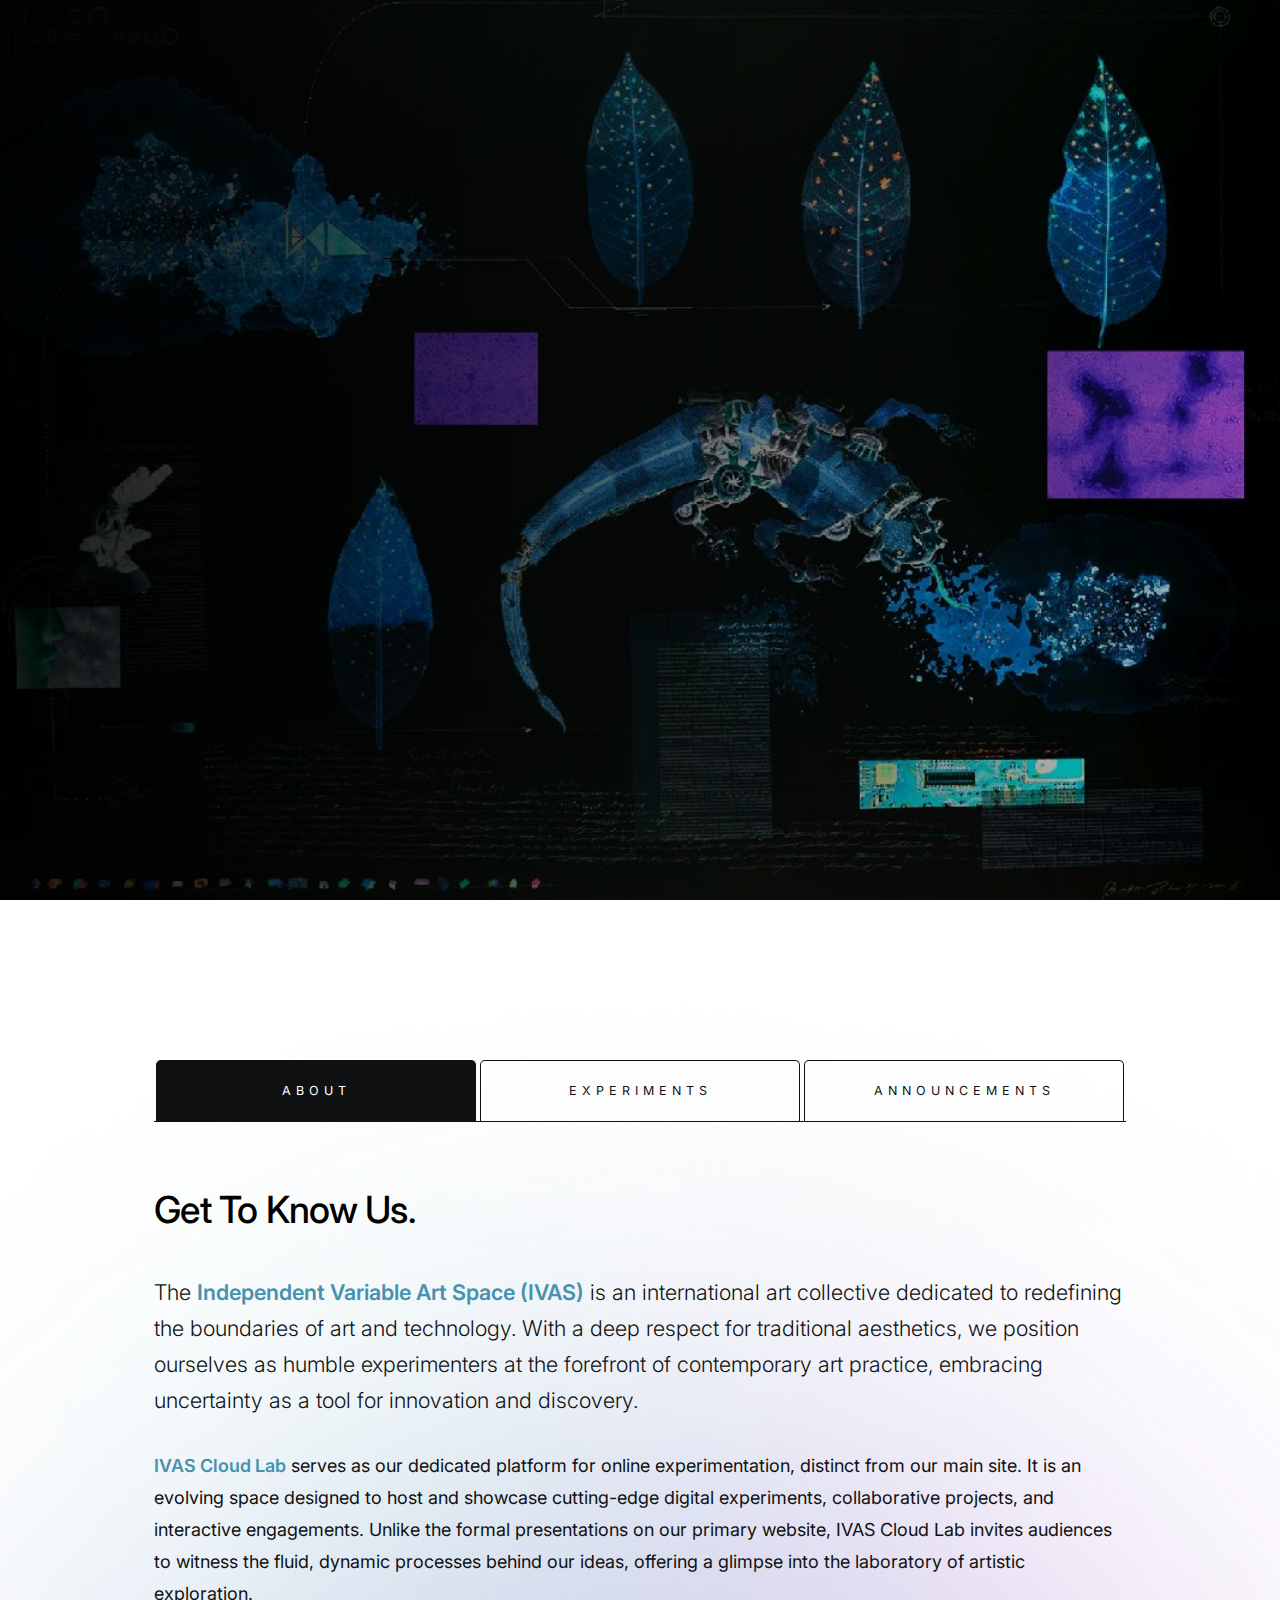
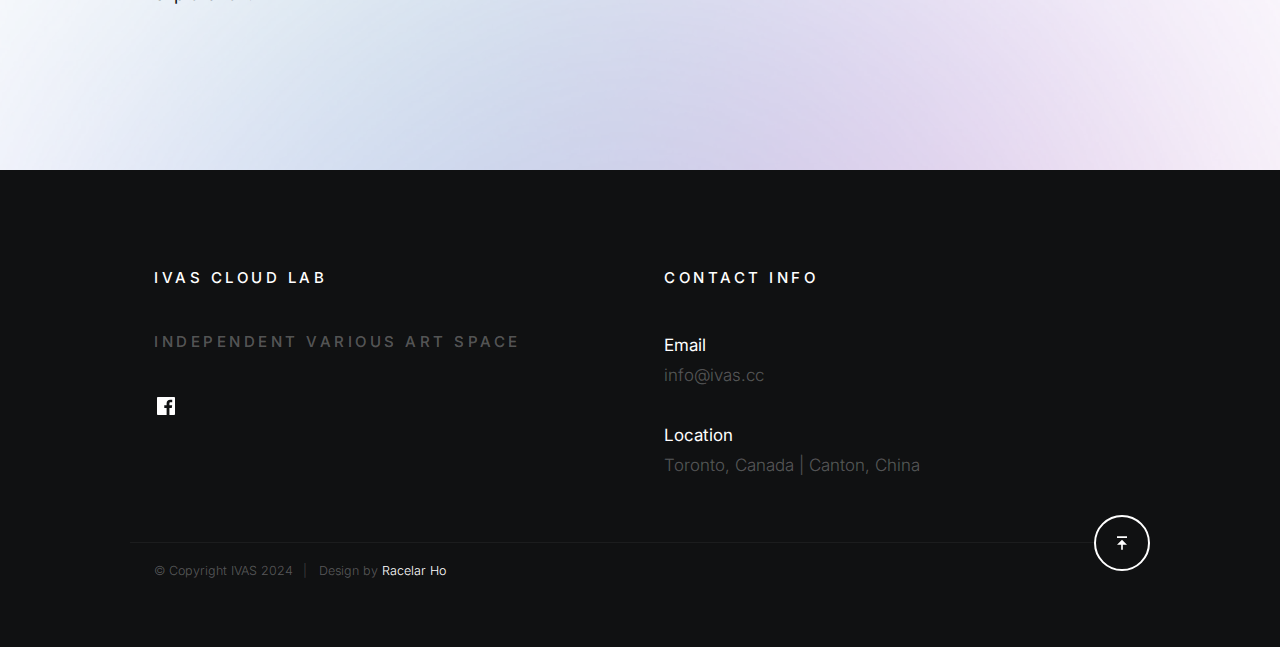
<file: index.html>
<!DOCTYPE html>
<html lang="en" class="no-js" >
<head>

    <!--- basic page needs
    ================================================== -->
    <meta charset="utf-8">
    <meta name="viewport" content="width=device-width, initial-scale=1">
    <title>IVAS Cloud Lab</title>
    
    <script>
        document.documentElement.classList.remove('no-js');
        document.documentElement.classList.add('js');
    </script>
    
    <!-- CSS
    ================================================== -->
    <link rel="stylesheet" href="css/vendor.css">
    <link rel="stylesheet" href="css/styles.css">
    
    <!-- favicons
    ================================================== -->
    <link rel="apple-touch-icon" sizes="180x180" href="apple-touch-icon.png">
    <link rel="icon" type="image/png" sizes="32x32" href="favicon-32x32.png">
    <link rel="icon" type="image/png" sizes="16x16" href="favicon-16x16.png">
    <link rel="manifest" href="site.webmanifest">

</head>

<body id="top">


    <!-- preloader
    ================================================== -->
    <div id="preloader">
        <div id="loader"></div>
    </div>


    <!-- page wrap
    ================================================== -->
    <div class="s-pagewrap">


        <!-- # header
        ================================================== -->
        <header class="s-header">
            <div class="row s-header__content">
    
                <div class="s-header__logo">
                    <a class="logo" href="https://ivas.cloud/">
                        <img src="images/logo.png" alt="Homepage">
                    </a>
                </div>
    
                <ul class="s-header__social">
                    <li>
                        <a href="https://www.facebook.com/ivartspaceo/">
                            <svg xmlns="http://www.w3.org/2000/svg" width="24" height="24" viewBox="0 0 24 24" style="fill:rgba(0, 0, 0, 1);transform:;-ms-filter:"><path d="M20,3H4C3.447,3,3,3.448,3,4v16c0,0.552,0.447,1,1,1h8.615v-6.96h-2.338v-2.725h2.338v-2c0-2.325,1.42-3.592,3.5-3.592 c0.699-0.002,1.399,0.034,2.095,0.107v2.42h-1.435c-1.128,0-1.348,0.538-1.348,1.325v1.735h2.697l-0.35,2.725h-2.348V21H20 c0.553,0,1-0.448,1-1V4C21,3.448,20.553,3,20,3z"></path></svg>
                            <span class="screen-reader-text">Facebook</span>
                        </a>
                    </li>
                    <!--<li>
                        <a href="">
                            <svg xmlns="http://www.w3.org/2000/svg" width="24" height="24" viewBox="0 0 24 24" style="fill:rgba(0, 0, 0, 1);transform:;-ms-filter:"><path d="M11.999,7.377c-2.554,0-4.623,2.07-4.623,4.623c0,2.554,2.069,4.624,4.623,4.624c2.552,0,4.623-2.07,4.623-4.624 C16.622,9.447,14.551,7.377,11.999,7.377L11.999,7.377z M11.999,15.004c-1.659,0-3.004-1.345-3.004-3.003 c0-1.659,1.345-3.003,3.004-3.003s3.002,1.344,3.002,3.003C15.001,13.659,13.658,15.004,11.999,15.004L11.999,15.004z"></path><circle cx="16.806" cy="7.207" r="1.078"></circle><path d="M20.533,6.111c-0.469-1.209-1.424-2.165-2.633-2.632c-0.699-0.263-1.438-0.404-2.186-0.42 c-0.963-0.042-1.268-0.054-3.71-0.054s-2.755,0-3.71,0.054C7.548,3.074,6.809,3.215,6.11,3.479C4.9,3.946,3.945,4.902,3.477,6.111 c-0.263,0.7-0.404,1.438-0.419,2.186c-0.043,0.962-0.056,1.267-0.056,3.71c0,2.442,0,2.753,0.056,3.71 c0.015,0.748,0.156,1.486,0.419,2.187c0.469,1.208,1.424,2.164,2.634,2.632c0.696,0.272,1.435,0.426,2.185,0.45 c0.963,0.042,1.268,0.055,3.71,0.055s2.755,0,3.71-0.055c0.747-0.015,1.486-0.157,2.186-0.419c1.209-0.469,2.164-1.424,2.633-2.633 c0.263-0.7,0.404-1.438,0.419-2.186c0.043-0.962,0.056-1.267,0.056-3.71s0-2.753-0.056-3.71C20.941,7.57,20.801,6.819,20.533,6.111z M19.315,15.643c-0.007,0.576-0.111,1.147-0.311,1.688c-0.305,0.787-0.926,1.409-1.712,1.711c-0.535,0.199-1.099,0.303-1.67,0.311 c-0.95,0.044-1.218,0.055-3.654,0.055c-2.438,0-2.687,0-3.655-0.055c-0.569-0.007-1.135-0.112-1.669-0.311 c-0.789-0.301-1.414-0.923-1.719-1.711c-0.196-0.534-0.302-1.099-0.311-1.669c-0.043-0.95-0.053-1.218-0.053-3.654 c0-2.437,0-2.686,0.053-3.655c0.007-0.576,0.111-1.146,0.311-1.687c0.305-0.789,0.93-1.41,1.719-1.712 c0.534-0.198,1.1-0.303,1.669-0.311c0.951-0.043,1.218-0.055,3.655-0.055c2.437,0,2.687,0,3.654,0.055 c0.571,0.007,1.135,0.112,1.67,0.311c0.786,0.303,1.407,0.925,1.712,1.712c0.196,0.534,0.302,1.099,0.311,1.669 c0.043,0.951,0.054,1.218,0.054,3.655c0,2.436,0,2.698-0.043,3.654H19.315z"></path></svg>
                            <span class="screen-reader-text">Instagram</span>
                        </a>
                    </li>-->
                </ul>
    
            </div> <!-- end s-header__content -->
        </header> <!-- end s-header -->


        <!-- # intro 
        ================================================== -->
        <section id="intro" class="s-intro">
    
            <div class="s-intro__bg "></div>
    
            <div class="row s-intro__content">
                <div class="column lg-12">
                    
                    <div class="counter">
                        <div class="counter__time">
                            <span class="ss-days">365</span>
                            <span>days</span>
                        </div>
                        <div class="counter__time">
                            <span class="ss-hours">01</span>
                            <span>hours</span>
                        </div>
                        <div class="counter__time minutes">
                            <span class="ss-minutes">01</span>
                            <span>mins</span>
                        </div>
                        <div class="counter__time">
                            <span class="ss-seconds">55</span>
                            <span>secs</span>
                        </div>
                    </div>  <!-- end counter -->
    
                    <div class="s-intro__content-bottom">
                        <h1 class="s-intro__content-title">Our site is launching soon.</h1>
                        <p>
                            IVAS Cloud Lab is an innovative and dynamic online platform designed to host cutting-edge digital experiments and collaborative art projects. Explore the future of creativity through our unique intersection of art, technology, and interactive engagement.
                        </p>
                    </div>
    
                </div>
    
                <div class="s-intro__scroll">
                    <p class="scroll-text">Scroll For More</p>
                    <a href="#info" class="smoothscroll">
                        <div class="mouse"></div>
                    </a>
                    <div class="end-top"></div>
                </div> <!-- end s-intro__scroll -->
    
            </div> <!-- intro__content -->
    
        </section> <!-- end s-intro -->


        <!-- # info
        ================================================== -->
        <section id="info" class="s-info">
    
            <div class="s-info__bg"></div>
    
            <div class="row">
                <div class="column lg-12">
    
                    <nav class="tab-nav">
                        <ul class="tab-nav__list"> 
                            <li class="active" data-id="tab-about">
                                <a href="#tab-about">
                                    About
                                </a>
                            </li>
                            <li>
                                <a href="#tab-services">
                                    Experiments
                                </a>
                            </li>
                            <li>
                                <a href="#tab-contact">
                                    Announcements
                                </a>
                            </li>
                        </ul>
                    </nav> <!-- end tab-nav -->
        
                    <div class="tab-content">
        
                        <!-- 01 - tab about -->
                        <div id="tab-about" class='tab-content__item'>
        
                            <div class="row tab-content__item-header">
                                <div class="column">
                                    <h2>Get To Know Us.</h2>
                                </div>
                            </div>
        
                            <div class="row">
                                <div class="column">
                                    <p class="lead">
                                        The <strong><a href="https://www.ivas.cc" target="_blank" >Independent Variable Art Space (IVAS)</a></strong> is an international art collective dedicated to redefining the boundaries of art and technology. With a deep respect for traditional aesthetics, we position ourselves as humble experimenters at the forefront of contemporary art practice, embracing uncertainty as a tool for innovation and discovery.
                                    </p>
        
                                    <p>
                                        <strong><a href="https://www.ivas.cloud" target="_blank" >IVAS Cloud Lab</a></strong> serves as our dedicated platform for online experimentation, distinct from our main site. It is an evolving space designed to host and showcase cutting-edge digital experiments, collaborative projects, and interactive engagements. Unlike the formal presentations on our primary website, IVAS Cloud Lab invites audiences to witness the fluid, dynamic processes behind our ideas, offering a glimpse into the laboratory of artistic exploration.
                                    </p>

                                </div>
                            </div>
                            
                        </div> <!-- end 01 - tab about -->

                        <!-- 02 - tab services -->
                        <div id="tab-services" class='tab-content__item'>

                            <div class="row tab-content__item-header">
                                <div class="column">
                                    <h2>Ongoing Experiments</h2>
                                </div>
                            </div>

                            <div class="row">
                                <div class="column">
                                    <p class="lead">
                                        IVAS is proud to showcase our current innovative experimental projects, highlighting the intersection of art, technology, and collaboration.
                                    </p>
                                </div>
                            </div>

                            <div class="row services-list block-lg-one-half block-md-one-half block-tab-whole">

                                <div class="column services-list__item">
                                    <div class="services-list__item-icon">
                                        <svg xmlns="http://www.w3.org/2000/svg" width="24" height="24" viewBox="0 0 24 24" style="fill:rgba(0, 0, 0, 1);transform:;-ms-filter:"><path d="M12,6c-3.309,0-6,2.691-6,6s2.691,6,6,6s6-2.691,6-6S15.309,6,12,6z M12,16c-2.206,0-4-1.794-4-4s1.794-4,4-4s4,1.794,4,4 S14.206,16,12,16z"></path><path d="M12,2C6.579,2,2,6.579,2,12s4.579,10,10,10s10-4.579,10-10S17.421,2,12,2z M12,20c-4.337,0-8-3.663-8-8s3.663-8,8-8 s8,3.663,8,8S16.337,20,12,20z"></path><path d="M12,10c-1.081,0-2,0.919-2,2s0.919,2,2,2s2-0.919,2-2S13.081,10,12,10z"></path></svg>
                                    </div>
                                    <div class="services-list__item-content">
                                        <h4 class="item-title">Post-Bits Human Archaeological Site</h4>
                                        <p>
                                            Exploring multi-dimensional spatial interactions, this project reinterprets ancient human presence through digital media and audience engagement.
                                            <br><span style="font-size: calc(var(--text-size) - 2px);"><strong>Version:</strong> 1</span>
                                            <br><span style="font-size: calc(var(--text-size) - 2px);"><strong>Started:</strong> October 2024</span>
                                            <br><span style="font-size: calc(var(--text-size) - 2px);"><strong>Updated:</strong> January 2025</span>
                                        </p>
                                    </div>
                                </div>

                                <div class="column services-list__item">
                                    <div class="services-list__item-icon">
                                        <svg xmlns="http://www.w3.org/2000/svg" width="24" height="24" viewBox="0 0 24 24" style="fill:rgba(0, 0, 0, 1);transform:;-ms-filter:"><path d="M18.277,8C18.624,8.596,19.262,9,20,9c1.104,0,2-0.896,2-2s-0.896-2-2-2c-0.738,0-1.376,0.404-1.723,1H16V4 c0-0.553-0.447-1-1-1H9C8.448,3,8,3.447,8,4v2H5.723C5.376,5.404,4.738,5,4,5C2.896,5,2,5.896,2,7s0.896,2,2,2 c0.738,0,1.376-0.404,1.723-1H8v0.369C5.133,9.84,4.318,12.534,4.091,14H3c-0.552,0-1,0.447-1,1v4c0,0.553,0.448,1,1,1h4 c0.552,0,1-0.447,1-1v-4c0-0.553-0.448-1-1-1H6.123c0.197-0.959,0.718-2.406,2.085-3.418C8.391,10.829,8.669,11,9,11h6 c0.331,0,0.61-0.171,0.792-0.419c1.373,1.013,1.895,2.458,2.089,3.419H17c-0.553,0-1,0.447-1,1v4c0,0.553,0.447,1,1,1h4 c0.553,0,1-0.447,1-1v-4c0-0.553-0.447-1-1-1h-1.092C19.681,12.534,18.866,9.839,16,8.368V8H18.277z"></path></svg>
                                    </div>
                                    <div class="services-list__item-content">
                                        <h4 class="item-title">Post-Lingnan School of Painting</h4>
                                        <p>
                                            Using AI models, this experiment revitalizes traditional Lingnan School painting techniques, fusing historical art with modern technology.
                                            <br><span style="font-size: calc(var(--text-size) - 2px);"><strong>Version:</strong> 2</span>
                                            <br><span style="font-size: calc(var(--text-size) - 2px);"><strong>Started:</strong> December 2024</span>
                                            <br><span style="font-size: calc(var(--text-size) - 2px);"><strong>Updated:</strong> January 2025</span>
                                        </p>
                                    </div>
                                </div>

                            </div> <!-- end services-list -->

                        </div> <!-- end 02 - tab services -->
                            
                        </div> <!-- end 02 - tab services -->
        
                        <!-- 03 - tab contact -->
                        <div id="tab-contact" class="tab-content__item">
                            <div class="row tab-content__item-header">
                                <div class="column">
                                    <!--<h2>Official Statement from IVAS</h2>-->
                                </div>
                            </div>
                                    <!-- Announcement 1 -->
                            <div class="row">
                                <div class="column">
                                    <p class="lead">
                                        <strong>Date:</strong> 1st October 2024<br>
                                        Due to the illegal appropriation of artworks and digital files by Sarah Vollmer, IVAS has decided to terminate all collaborations with her effective immediately. <a href="https://www.ivas.studio/" target="_blank">The previous website</a> and email are discontinued. Our official website is now <a href="https://www.ivas.cc" target="_blank">https://www.ivas.cc</a>, and we can be reached at <a href="mailto:info@ivas.cc">info@ivas.cc</a>.
                                    </p>
                                </div>
                            </div>
                                    <!--<hr>-->

                                   <!-- Announcement 2 -->
                                    <!--<h3>Ongoing Experiments</h3>
                                    <p class="lead">
                                        IVAS is excited to share updates on two ongoing experimental projects as part of our "Post-Bits Human Universe" art series.
                                    </p>
                                    <p>
                                        1. <strong>Pre-Human Archaeological Site #1</strong>: This experiment explores multi-dimensional spatial interaction and engages audiences in a dynamic reinterpretation of ancient human presence through digital media.
                                    </p>
                                    <p>
                                        2. <strong>Post-Lingnan School of Painting</strong>: Our team is actively training AI models to reinterpret and reimagine traditional Lingnan School painting techniques. This experiment aims to bridge the gap between historical artistic traditions and cutting-edge technology, presenting a fresh perspective on the role of AI in the arts.
                                    </p>
                                    <p>
                                        Stay tuned for more details as these experiments evolve and push the boundaries of artistic exploration.
                                    </p> -->
                                </div>
                            </div>
                        </div><!-- end 03 - tab contact -->
        
                    </div> <!-- end tab content -->
    
                </div> <!-- end column -->
            </div> <!-- end row -->
    
        </section> <!-- end s-info -->


        <!-- # footer
        ================================================== -->
        <footer class="s-footer">
    
            <div class="row s-footer__top">
    
                <div class="column lg-6 stack-on-700 s-footer__block s-footer__info">
    
                    <h4 class="h6">IVAS Cloud Lab</h4>
                    <h4 class="h6"><a href="https://www.ivas.cc/" >Independent Various Art Space</a></h4>
                    
                    <p class="desc">

                    </p>
    
                    <ul class="s-footer__social">
                        <li>
                            <a href="https://www.facebook.com/ivartspaceo/">
                                <svg xmlns="http://www.w3.org/2000/svg" width="24" height="24" viewBox="0 0 24 24" style="fill:rgba(0, 0, 0, 1);transform:;-ms-filter:"><path d="M20,3H4C3.447,3,3,3.448,3,4v16c0,0.552,0.447,1,1,1h8.615v-6.96h-2.338v-2.725h2.338v-2c0-2.325,1.42-3.592,3.5-3.592 c0.699-0.002,1.399,0.034,2.095,0.107v2.42h-1.435c-1.128,0-1.348,0.538-1.348,1.325v1.735h2.697l-0.35,2.725h-2.348V21H20 c0.553,0,1-0.448,1-1V4C21,3.448,20.553,3,20,3z"></path></svg>
                                <span class="screen-reader-text">Facebook</span>
                            </a>
                        </li>
                        <!--<li>
                            <a href="">
                                <svg xmlns="http://www.w3.org/2000/svg" width="24" height="24" viewBox="0 0 24 24" style="fill:rgba(0, 0, 0, 1);transform:;-ms-filter:"><path d="M11.999,7.377c-2.554,0-4.623,2.07-4.623,4.623c0,2.554,2.069,4.624,4.623,4.624c2.552,0,4.623-2.07,4.623-4.624 C16.622,9.447,14.551,7.377,11.999,7.377L11.999,7.377z M11.999,15.004c-1.659,0-3.004-1.345-3.004-3.003 c0-1.659,1.345-3.003,3.004-3.003s3.002,1.344,3.002,3.003C15.001,13.659,13.658,15.004,11.999,15.004L11.999,15.004z"></path><circle cx="16.806" cy="7.207" r="1.078"></circle><path d="M20.533,6.111c-0.469-1.209-1.424-2.165-2.633-2.632c-0.699-0.263-1.438-0.404-2.186-0.42 c-0.963-0.042-1.268-0.054-3.71-0.054s-2.755,0-3.71,0.054C7.548,3.074,6.809,3.215,6.11,3.479C4.9,3.946,3.945,4.902,3.477,6.111 c-0.263,0.7-0.404,1.438-0.419,2.186c-0.043,0.962-0.056,1.267-0.056,3.71c0,2.442,0,2.753,0.056,3.71 c0.015,0.748,0.156,1.486,0.419,2.187c0.469,1.208,1.424,2.164,2.634,2.632c0.696,0.272,1.435,0.426,2.185,0.45 c0.963,0.042,1.268,0.055,3.71,0.055s2.755,0,3.71-0.055c0.747-0.015,1.486-0.157,2.186-0.419c1.209-0.469,2.164-1.424,2.633-2.633 c0.263-0.7,0.404-1.438,0.419-2.186c0.043-0.962,0.056-1.267,0.056-3.71s0-2.753-0.056-3.71C20.941,7.57,20.801,6.819,20.533,6.111z M19.315,15.643c-0.007,0.576-0.111,1.147-0.311,1.688c-0.305,0.787-0.926,1.409-1.712,1.711c-0.535,0.199-1.099,0.303-1.67,0.311 c-0.95,0.044-1.218,0.055-3.654,0.055c-2.438,0-2.687,0-3.655-0.055c-0.569-0.007-1.135-0.112-1.669-0.311 c-0.789-0.301-1.414-0.923-1.719-1.711c-0.196-0.534-0.302-1.099-0.311-1.669c-0.043-0.95-0.053-1.218-0.053-3.654 c0-2.437,0-2.686,0.053-3.655c0.007-0.576,0.111-1.146,0.311-1.687c0.305-0.789,0.93-1.41,1.719-1.712 c0.534-0.198,1.1-0.303,1.669-0.311c0.951-0.043,1.218-0.055,3.655-0.055c2.437,0,2.687,0,3.654,0.055 c0.571,0.007,1.135,0.112,1.67,0.311c0.786,0.303,1.407,0.925,1.712,1.712c0.196,0.534,0.302,1.099,0.311,1.669 c0.043,0.951,0.054,1.218,0.054,3.655c0,2.436,0,2.698-0.043,3.654H19.315z"></path></svg>
                                <span class="screen-reader-text">Instagram</span>-->
                    </ul>
    
                </div> <!-- end s-footer__info -->
    
                <div class="column lg-6 stack-on-700 s-footer__block s-footer__contact">
    
                    <h4 class="h6">Contact Info</h4>
    
                    <div class="row">
                        <div class="column lg-6 stack-on-1000">
                            <p>
                            <strong>Email</strong> <br>
                            <a href="mailto:#0" >info@ivas.cc</a>
                            </p>
                        </div>
                    </div>
    
                    <p>
                    <strong>Location</strong> <br>
                    Toronto, Canada | Canton, China<br>
                    </p>
    
                </div> <!-- end s-footer__contact -->
    
            </div> <!-- end s-footer__top -->
    
            <div class="row s-footer__bottom">
                <div class="column lg-12">
                    <div class="ss-copyright">
                        <span>© Copyright IVAS 2024</span>
                        <span>Design by <a href="https://www.racelarho.com">Racelar Ho</a></span>
                    </div>
                </div>
    
                <div class="ss-go-top">
                    <a class="smoothscroll" title="Back to Top" href="#top">
                        <svg xmlns="http://www.w3.org/2000/svg" width="24" height="24" viewBox="0 0 24 24" style="fill:rgba(0, 0, 0, 1);transform:;-ms-filter:"><path d="M6 4H18V6H6zM11 14L11 20 13 20 13 14 18 14 12 8 6 14z"></path></svg>
                     </a>
                </div>
            </div> <!--end s-footer__bottom -->
    
        </footer> <!--end s-footer -->
    
    </div> <!-- end pagewrap -->


    <!-- Java Script
    ================================================== -->
    <script src="js/plugins.js"></script>
    <script src="js/main.js"></script>

</body>
</html>
</file>
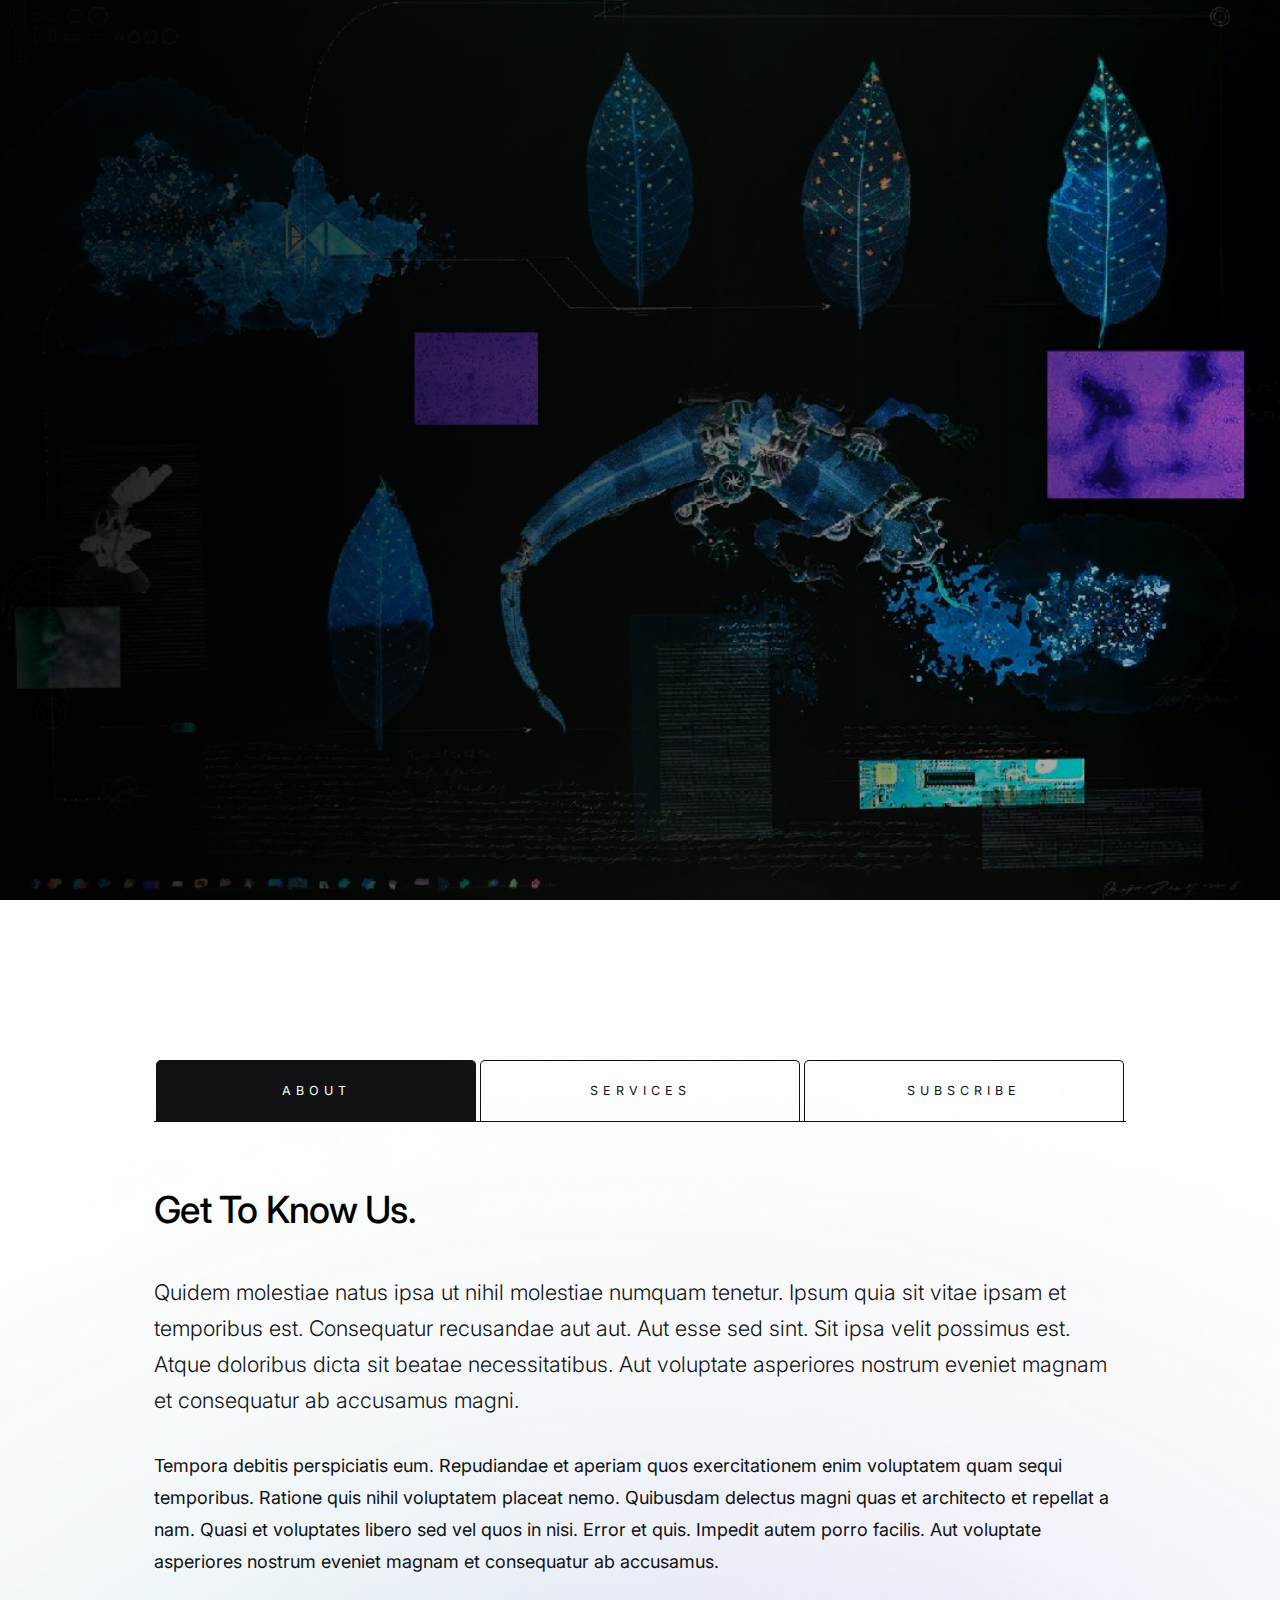
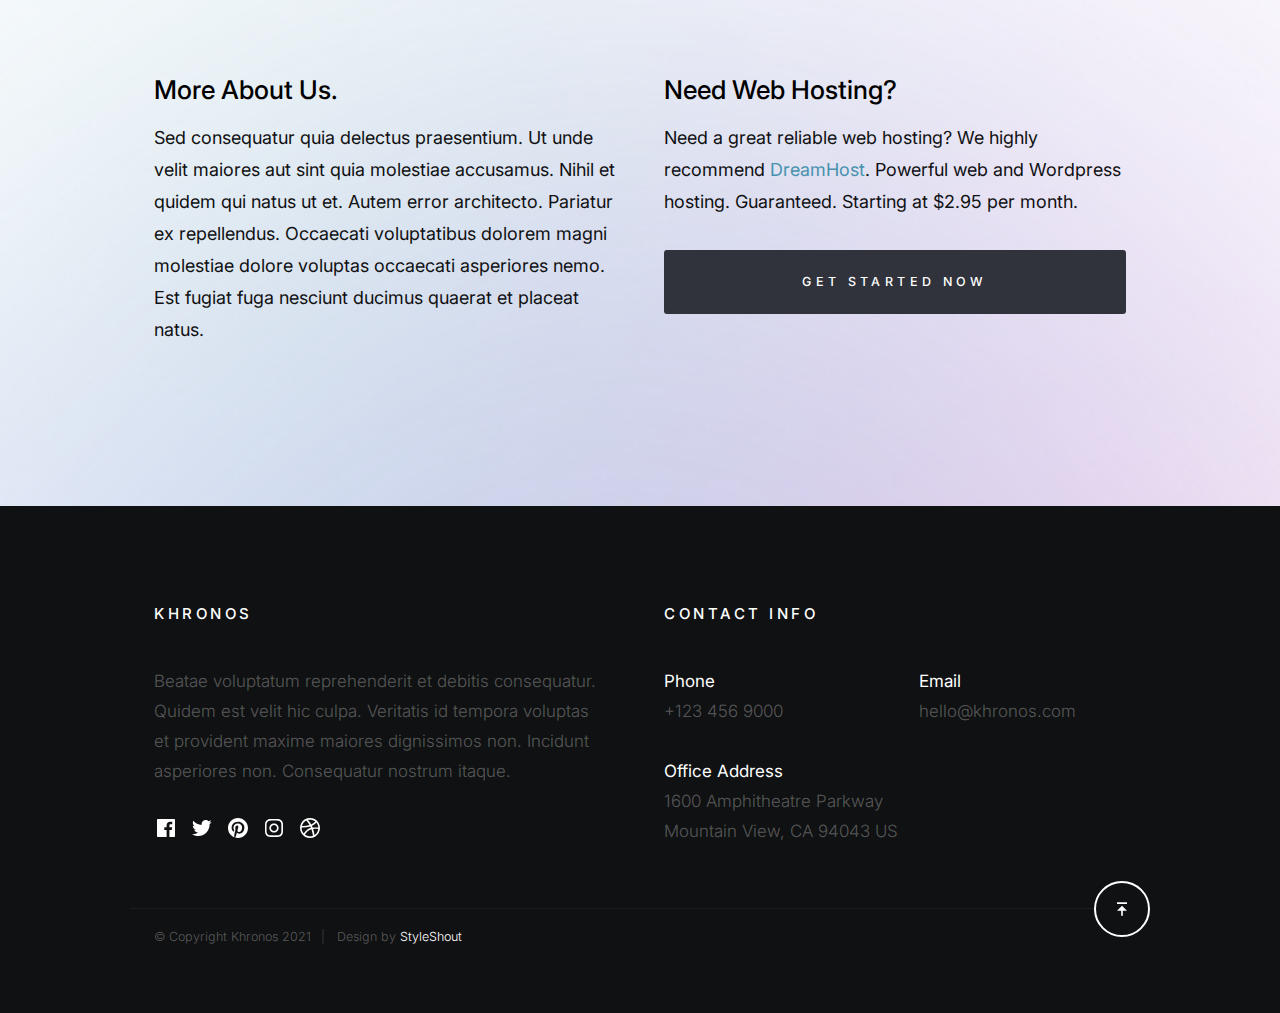
<file: index-static.html>
<!DOCTYPE html>
<html lang="en" class="no-js" >
<head>

    <!--- basic page needs
    ================================================== -->
    <meta charset="utf-8">
    <meta name="viewport" content="width=device-width, initial-scale=1">
    <title>IVAS Cloud Lab</title>
    
    <script>
        document.documentElement.classList.remove('no-js');
        document.documentElement.classList.add('js');
    </script>
    
    <!-- CSS
    ================================================== -->
    <link rel="stylesheet" href="css/vendor.css">
    <link rel="stylesheet" href="css/styles.css">
    
    <!-- favicons
    ================================================== -->
    <link rel="apple-touch-icon" sizes="180x180" href="apple-touch-icon.png">
    <link rel="icon" type="image/png" sizes="32x32" href="favicon-32x32.png">
    <link rel="icon" type="image/png" sizes="16x16" href="favicon-16x16.png">
    <link rel="manifest" href="site.webmanifest">

</head>

<body id="top">


    <!-- preloader
    ================================================== -->
    <div id="preloader">
        <div id="loader"></div>
    </div>


    <!-- page wrap
    ================================================== -->
    <div class="s-pagewrap">


        <!-- # header
        ================================================== -->
        <header class="s-header">
            <div class="row s-header__content">
    
                <div class="s-header__logo">
                    <a class="logo" href="index-static.html">
                        <img src="images/logo.png" alt="Homepage">
                    </a>
                </div>
    
                <ul class="s-header__social">
                    <li>
                        <a href="">
                            <svg xmlns="http://www.w3.org/2000/svg" width="24" height="24" viewBox="0 0 24 24" style="fill:rgba(0, 0, 0, 1);transform:;-ms-filter:"><path d="M20,3H4C3.447,3,3,3.448,3,4v16c0,0.552,0.447,1,1,1h8.615v-6.96h-2.338v-2.725h2.338v-2c0-2.325,1.42-3.592,3.5-3.592 c0.699-0.002,1.399,0.034,2.095,0.107v2.42h-1.435c-1.128,0-1.348,0.538-1.348,1.325v1.735h2.697l-0.35,2.725h-2.348V21H20 c0.553,0,1-0.448,1-1V4C21,3.448,20.553,3,20,3z"></path></svg>
                            <span class="screen-reader-text">Facebook</span>
                        </a>
                    </li>
                    <li>
                        <a href="">
                            <svg xmlns="http://www.w3.org/2000/svg" width="24" height="24" viewBox="0 0 24 24" style="fill:rgba(0, 0, 0, 1);transform:;-ms-filter:"><path d="M19.633,7.997c0.013,0.175,0.013,0.349,0.013,0.523c0,5.325-4.053,11.461-11.46,11.461c-2.282,0-4.402-0.661-6.186-1.809 c0.324,0.037,0.636,0.05,0.973,0.05c1.883,0,3.616-0.636,5.001-1.721c-1.771-0.037-3.255-1.197-3.767-2.793 c0.249,0.037,0.499,0.062,0.761,0.062c0.361,0,0.724-0.05,1.061-0.137c-1.847-0.374-3.23-1.995-3.23-3.953v-0.05 c0.537,0.299,1.16,0.486,1.82,0.511C3.534,9.419,2.823,8.184,2.823,6.787c0-0.748,0.199-1.434,0.548-2.032 c1.983,2.443,4.964,4.04,8.306,4.215c-0.062-0.3-0.1-0.611-0.1-0.923c0-2.22,1.796-4.028,4.028-4.028 c1.16,0,2.207,0.486,2.943,1.272c0.91-0.175,1.782-0.512,2.556-0.973c-0.299,0.935-0.936,1.721-1.771,2.22 c0.811-0.088,1.597-0.312,2.319-0.624C21.104,6.712,20.419,7.423,19.633,7.997z"></path></svg>
                            <span class="screen-reader-text">Twitter</span>
                        </a>
                    </li>
                    <li>
                        <a href="">
                            <svg xmlns="http://www.w3.org/2000/svg" width="24" height="24" viewBox="0 0 24 24" style="fill:rgba(0, 0, 0, 1);transform:;-ms-filter:"><path d="M-111.052-244.992c-5.518,0-9.99,4.473-9.99,9.99c0,4.232,2.633,7.85,6.35,9.306 c-0.088-0.79-0.166-2.006,0.034-2.868c0.182-0.78,1.172-4.966,1.172-4.966s-0.299-0.599-0.299-1.484 c0-1.388,0.805-2.425,1.808-2.425c0.853,0,1.264,0.64,1.264,1.407c0,0.858-0.546,2.139-0.827,3.327 c-0.235,0.994,0.499,1.805,1.479,1.805c1.775,0,3.141-1.872,3.141-4.575c0-2.392-1.719-4.064-4.173-4.064 c-2.843,0-4.512,2.132-4.512,4.335c0,0.858,0.331,1.779,0.744,2.28c0.081,0.099,0.093,0.185,0.069,0.286 c-0.076,0.315-0.245,0.994-0.277,1.133c-0.044,0.183-0.145,0.222-0.335,0.134c-1.247-0.581-2.027-2.405-2.027-3.871 c0-3.151,2.289-6.045,6.601-6.045c3.466,0,6.159,2.469,6.159,5.77c0,3.444-2.171,6.213-5.184,6.213 c-1.013,0-1.964-0.525-2.29-1.146c0,0-0.501,1.907-0.623,2.374c-0.225,0.868-0.834,1.956-1.241,2.62 c0.935,0.289,1.928,0.445,2.958,0.445c5.517,0,9.99-4.473,9.99-9.99S-105.535-244.992-111.052-244.992" transform="translate(123.042 246.992)"></path></svg>
                            <span class="screen-reader-text">Pinterest</span>
                        </a>
                    </li>
                    <li>
                        <a href="">
                            <svg xmlns="http://www.w3.org/2000/svg" width="24" height="24" viewBox="0 0 24 24" style="fill:rgba(0, 0, 0, 1);transform:;-ms-filter:"><path d="M11.999,7.377c-2.554,0-4.623,2.07-4.623,4.623c0,2.554,2.069,4.624,4.623,4.624c2.552,0,4.623-2.07,4.623-4.624 C16.622,9.447,14.551,7.377,11.999,7.377L11.999,7.377z M11.999,15.004c-1.659,0-3.004-1.345-3.004-3.003 c0-1.659,1.345-3.003,3.004-3.003s3.002,1.344,3.002,3.003C15.001,13.659,13.658,15.004,11.999,15.004L11.999,15.004z"></path><circle cx="16.806" cy="7.207" r="1.078"></circle><path d="M20.533,6.111c-0.469-1.209-1.424-2.165-2.633-2.632c-0.699-0.263-1.438-0.404-2.186-0.42 c-0.963-0.042-1.268-0.054-3.71-0.054s-2.755,0-3.71,0.054C7.548,3.074,6.809,3.215,6.11,3.479C4.9,3.946,3.945,4.902,3.477,6.111 c-0.263,0.7-0.404,1.438-0.419,2.186c-0.043,0.962-0.056,1.267-0.056,3.71c0,2.442,0,2.753,0.056,3.71 c0.015,0.748,0.156,1.486,0.419,2.187c0.469,1.208,1.424,2.164,2.634,2.632c0.696,0.272,1.435,0.426,2.185,0.45 c0.963,0.042,1.268,0.055,3.71,0.055s2.755,0,3.71-0.055c0.747-0.015,1.486-0.157,2.186-0.419c1.209-0.469,2.164-1.424,2.633-2.633 c0.263-0.7,0.404-1.438,0.419-2.186c0.043-0.962,0.056-1.267,0.056-3.71s0-2.753-0.056-3.71C20.941,7.57,20.801,6.819,20.533,6.111z M19.315,15.643c-0.007,0.576-0.111,1.147-0.311,1.688c-0.305,0.787-0.926,1.409-1.712,1.711c-0.535,0.199-1.099,0.303-1.67,0.311 c-0.95,0.044-1.218,0.055-3.654,0.055c-2.438,0-2.687,0-3.655-0.055c-0.569-0.007-1.135-0.112-1.669-0.311 c-0.789-0.301-1.414-0.923-1.719-1.711c-0.196-0.534-0.302-1.099-0.311-1.669c-0.043-0.95-0.053-1.218-0.053-3.654 c0-2.437,0-2.686,0.053-3.655c0.007-0.576,0.111-1.146,0.311-1.687c0.305-0.789,0.93-1.41,1.719-1.712 c0.534-0.198,1.1-0.303,1.669-0.311c0.951-0.043,1.218-0.055,3.655-0.055c2.437,0,2.687,0,3.654,0.055 c0.571,0.007,1.135,0.112,1.67,0.311c0.786,0.303,1.407,0.925,1.712,1.712c0.196,0.534,0.302,1.099,0.311,1.669 c0.043,0.951,0.054,1.218,0.054,3.655c0,2.436,0,2.698-0.043,3.654H19.315z"></path></svg>
                            <span class="screen-reader-text">Instagram</span>
                        </a>
                    </li>
                    <li>
                        <a href="">
                            <svg xmlns="http://www.w3.org/2000/svg" width="24" height="24" viewBox="0 0 24 24" style="fill:rgba(0, 0, 0, 1);transform:;-ms-filter:"><path d="M20.66,6.98c-0.894-1.533-2.107-2.747-3.641-3.64C15.486,2.447,13.813,2,12,2S8.514,2.447,6.98,3.34 C5.447,4.233,4.233,5.447,3.34,6.98S2,10.187,2,12s0.446,3.487,1.34,5.02c0.894,1.534,2.107,2.747,3.641,3.64 C8.514,21.553,10.187,22,12,22s3.486-0.447,5.02-1.34c1.533-0.893,2.747-2.106,3.641-3.64C21.554,15.487,22,13.813,22,12 S21.554,8.513,20.66,6.98z M12,3.66c2,0,3.772,0.64,5.32,1.919c-0.92,1.174-2.286,2.14-4.1,2.9c-1.002-1.813-2.088-3.327-3.261-4.54 C10.641,3.753,11.319,3.66,12,3.66z M5.51,6.8c0.754-0.947,1.656-1.686,2.711-2.22c1.212,1.201,2.325,2.7,3.34,4.5 c-2,0.6-4.114,0.9-6.341,0.9c-0.573,0-1.006-0.013-1.3-0.04C4.227,8.793,4.757,7.747,5.51,6.8z M3.66,12 c0-0.054,0.003-0.12,0.01-0.2c0.007-0.08,0.01-0.146,0.01-0.2c0.254,0.014,0.641,0.02,1.161,0.02c2.666,0,5.146-0.367,7.439-1.1 c0.187,0.373,0.381,0.793,0.58,1.26c-1.32,0.293-2.674,1.006-4.061,2.14S6.4,16.247,5.76,17.5C4.36,15.913,3.66,14.08,3.66,12z M12,20.34c-1.894,0-3.594-0.587-5.101-1.759C7.5,17.394,8.423,16.259,9.67,15.18c1.246-1.08,2.483-1.753,3.71-2.02 c0.772,2.133,1.293,4.339,1.56,6.62C13.966,20.153,12.986,20.34,12,20.34z M19.08,16.38c-0.666,1.066-1.526,1.94-2.58,2.621 c-0.24-2.08-0.7-4.107-1.379-6.081c0.932-0.066,1.765-0.1,2.5-0.1c0.799,0,1.686,0.034,2.659,0.1 C20.146,14.16,19.746,15.313,19.08,16.38z M17.84,11.38c-1.16,0-2.233,0.047-3.22,0.14c-0.254-0.653-0.48-1.193-0.68-1.62 c2.066-0.906,3.532-2.006,4.399-3.3c1.2,1.414,1.854,3.027,1.96,4.84C19.487,11.4,18.667,11.38,17.84,11.38z"></path></svg>
                            <span class="screen-reader-text">Dribbble</span>
                        </a>
                    </li>
                </ul>
    
            </div> <!-- end s-header__content -->
        </header> <!-- end s-header -->


        <!-- # intro 
        ================================================== -->
        <section id="intro" class="s-intro">
    
            <div class="s-intro__bg"></div>
    
            <div class="row s-intro__content">
                <div class="column lg-12">
                    
                    <div class="counter">
                        <div class="counter__time">
                            <span class="ss-days">365</span>
                            <span>days</span>
                        </div>
                        <div class="counter__time">
                            <span class="ss-hours">01</span>
                            <span>hours</span>
                        </div>
                        <div class="counter__time minutes">
                            <span class="ss-minutes">01</span>
                            <span>mins</span>
                        </div>
                        <div class="counter__time">
                            <span class="ss-seconds">55</span>
                            <span>secs</span>
                        </div>
                    </div>  <!-- end counter -->
    
                    <div class="s-intro__content-bottom">
                        <h1 class="s-intro__content-title">Our site is launching soon.</h1>
                        <p>
                        Khronos is a modern and stylish free html website <br>
                        template created for launching your future awesome <br>
                        products and services. 
                        </p>
                    </div>
    
                </div>
    
                <div class="s-intro__scroll">
                    <p class="scroll-text">Scroll For More</p>
                    <a href="#info" class="smoothscroll">
                        <div class="mouse"></div>
                    </a>
                    <div class="end-top"></div>
                </div> <!-- end s-intro__scroll -->
    
            </div> <!-- intro__content -->
    
        </section> <!-- end s-intro -->


        <!-- # info
        ================================================== -->
        <section id="info" class="s-info">
    
            <div class="s-info__bg"></div>
    
            <div class="row">
                <div class="column lg-12">
    
                    <nav class="tab-nav">
                        <ul class="tab-nav__list"> 
                            <li class="active" data-id="tab-about">
                                <a href="#tab-about">
                                    About
                                </a>
                            </li>
                            <li>
                                <a href="#tab-services">
                                    Services
                                </a>
                            </li>
                            <li>
                                <a href="#tab-contact">
                                    Subscribe
                                </a>
                            </li>
                        </ul>
                    </nav> <!-- end tab-nav -->
        
                    <div class="tab-content">
        
                        <!-- 01 - tab about -->
                        <div id="tab-about" class='tab-content__item'>
        
                            <div class="row tab-content__item-header">
                                <div class="column">
                                    <h2>Get To Know Us.</h2>
                                </div>
                            </div>
        
                            <div class="row">
                                <div class="column">
                                    <p class="lead">
                                    Quidem molestiae natus ipsa ut nihil molestiae numquam tenetur. Ipsum quia 
                                    sit vitae ipsam et temporibus est. Consequatur recusandae aut aut. Aut esse 
                                    sed sint. Sit ipsa velit possimus est. Atque doloribus dicta sit beatae 
                                    necessitatibus. Aut voluptate asperiores nostrum eveniet magnam et consequatur 
                                    ab accusamus magni.
                                    </p>
        
                                    <p>
                                    Tempora debitis perspiciatis eum. Repudiandae et aperiam quos exercitationem 
                                    enim voluptatem quam sequi temporibus. Ratione quis nihil voluptatem placeat 
                                    nemo. Quibusdam delectus magni quas et architecto et repellat a nam.
                                    Quasi et voluptates libero sed vel quos in nisi. Error et quis. Impedit autem 
                                    porro facilis. Aut voluptate asperiores nostrum eveniet magnam et consequatur 
                                    ab accusamus.
                                    </p>
        
                                    <div class="row">
                                        <div class="column lg-6 tab-12">
                                            <h4>More About Us.</h4>
                                            <p>
                                            Sed consequatur quia delectus praesentium. Ut unde velit maiores aut sint 
                                            quia molestiae accusamus. Nihil et quidem qui natus ut et. Autem error 
                                            architecto. Pariatur ex repellendus. Occaecati voluptatibus dolorem magni 
                                            molestiae dolore voluptas occaecati asperiores nemo. Est fugiat fuga nesciunt 
                                            ducimus quaerat et placeat natus.
                                            </p>
                                        </div>
                                        <div class="column lg-6 tab-12">
                                            <h4>Need Web Hosting?</h4>
                                            <p>
                                            Need a great reliable web hosting?
                                            We highly recommend <a href="https://www.dreamhost.com/r.cgi?287326">DreamHost</a>.
                                            Powerful web and Wordpress hosting. Guaranteed. Starting at $2.95 per month.
                                            </p>
                                            <a href="https://www.dreamhost.com/r.cgi?287326" class="btn btn--primary u-fullwidth">Get Started Now</a>
                                        </div>
                                    </div>
                                </div>
                            </div>
                            
                        </div> <!-- end 01 - tab about -->
        
                        <!-- 02 - tab services -->
                        <div id="tab-services" class='tab-content__item'>
        
                            <div class="row tab-content__item-header">
                                <div class="column">
                                    <h2>What We Do.</h2>
                                </div>
                            </div>
        
                            <div class="row">
                                <div class="column">
                                    <p class="lead">
                                    Sit ut cum molestiae. Dolore ducimus qui quasi. Fugiat consequatur sit vel illum vel et 
                                    a delectus. Vel sequi vitae voluptatem perspiciatis eligendi. Voluptatibus optio natus 
                                    asperiores est commodi amet quia architecto. Dolores necessitatibus et. Voluptatibus 
                                    optio natus asperiores est commodi amet quia architecto. Dolores necessitatibus et.
                                    </p>
                                </div>
                            </div>
        
                            <div class="row services-list block-lg-one-half block-md-one-half block-tab-whole">
        
                                <div class="column services-list__item">
                                    <div class="services-list__item-icon">
                                        <svg xmlns="http://www.w3.org/2000/svg" width="24" height="24" viewBox="0 0 24 24" style="fill:rgba(0, 0, 0, 1);transform:;-ms-filter:"><path d="M12,6c-3.309,0-6,2.691-6,6s2.691,6,6,6s6-2.691,6-6S15.309,6,12,6z M12,16c-2.206,0-4-1.794-4-4s1.794-4,4-4s4,1.794,4,4 S14.206,16,12,16z"></path><path d="M12,2C6.579,2,2,6.579,2,12s4.579,10,10,10s10-4.579,10-10S17.421,2,12,2z M12,20c-4.337,0-8-3.663-8-8s3.663-8,8-8 s8,3.663,8,8S16.337,20,12,20z"></path><path d="M12,10c-1.081,0-2,0.919-2,2s0.919,2,2,2s2-0.919,2-2S13.081,10,12,10z"></path></svg>
                                    </div>
                                    <div class="services-list__item-content">
                                        <h4 class="item-title">Brand Identity</h4>
                                        <p>
                                        Sit ut cum molestiae. Dolore ducimus qui quasi. Fugiat consequatur sit vel illum vel et 
                                        a delectus. Vel sequi vitae voluptatem perspiciatis eligendi. Voluptatibus optio natus 
                                        asperiores est commodi amet quia architecto. Dolores necessitatibus et.
                                        </p>
                                    </div>
                                </div>
                    
                                <div class="column services-list__item">
                                    <div class="services-list__item-icon">
                                        <svg xmlns="http://www.w3.org/2000/svg" width="24" height="24" viewBox="0 0 24 24" style="fill:rgba(0, 0, 0, 1);transform:;-ms-filter:"><path d="M18.277,8C18.624,8.596,19.262,9,20,9c1.104,0,2-0.896,2-2s-0.896-2-2-2c-0.738,0-1.376,0.404-1.723,1H16V4 c0-0.553-0.447-1-1-1H9C8.448,3,8,3.447,8,4v2H5.723C5.376,5.404,4.738,5,4,5C2.896,5,2,5.896,2,7s0.896,2,2,2 c0.738,0,1.376-0.404,1.723-1H8v0.369C5.133,9.84,4.318,12.534,4.091,14H3c-0.552,0-1,0.447-1,1v4c0,0.553,0.448,1,1,1h4 c0.552,0,1-0.447,1-1v-4c0-0.553-0.448-1-1-1H6.123c0.197-0.959,0.718-2.406,2.085-3.418C8.391,10.829,8.669,11,9,11h6 c0.331,0,0.61-0.171,0.792-0.419c1.373,1.013,1.895,2.458,2.089,3.419H17c-0.553,0-1,0.447-1,1v4c0,0.553,0.447,1,1,1h4 c0.553,0,1-0.447,1-1v-4c0-0.553-0.447-1-1-1h-1.092C19.681,12.534,18.866,9.839,16,8.368V8H18.277z M6,18H4v-2h2V18z M20,18h-2v-2 h2V18z M14,9h-4V8V6V5h4V9z"></path></svg>
                                    </div>
                                    <div class="services-list__item-content">
                                        <h4 class="item-title">Illustration</h4>
                                        <p>
                                        Sit ut cum molestiae. Dolore ducimus qui quasi. Fugiat consequatur sit vel illum vel et 
                                        a delectus. Vel sequi vitae voluptatem perspiciatis eligendi. Voluptatibus optio natus 
                                        asperiores est commodi amet quia architecto. Dolores necessitatibus et.
                                        </p>
                                    </div>
                                </div>
                    
                                <div class="column services-list__item">
                                    <div class="services-list__item-icon">
                                        <svg xmlns="http://www.w3.org/2000/svg" width="24" height="24" viewBox="0 0 24 24" style="fill:rgba(0, 0, 0, 1);transform:;-ms-filter:"><path d="M19,3H5C3.897,3,3,3.897,3,5v14c0,1.103,0.897,2,2,2h14c1.103,0,2-0.897,2-2V5C21,3.897,20.103,3,19,3z M19,5l0.001,4H15h-2 H5V5H19z M5,11h8v8H5V11z M15,19v-8h4.001l0.001,8H15z"></path></svg>
                                    </div>
                                    <div class="services-list__item-content">
                                        <h4 class="item-title">Web Design</h4>
                                        <p>
                                        Sit ut cum molestiae. Dolore ducimus qui quasi. Fugiat consequatur sit vel illum vel et 
                                        a delectus. Vel sequi vitae voluptatem perspiciatis eligendi. Voluptatibus optio natus 
                                        asperiores est commodi amet quia architecto. Dolores necessitatibus et.
                                        </p>
                                    </div>
                                </div>
                    
                                <div class="column services-list__item">
                                    <div class="services-list__item-icon">
                                        <svg xmlns="http://www.w3.org/2000/svg" width="24" height="24" viewBox="0 0 24 24" style="fill:rgba(0, 0, 0, 1);transform:;-ms-filter:"><path d="M20,3H4C2.897,3,2,3.897,2,5v11c0,1.103,0.897,2,2,2h4l-1.8,2.4l1.6,1.2l2.7-3.6h3l2.7,3.6l1.6-1.2L16,18h4 c1.103,0,2-0.897,2-2V5C22,3.897,21.103,3,20,3z M4,16V5h16l0.001,11H4z"></path><path d="M6 12H10V14H6z"></path></svg>
                                    </div>
                                    <div class="services-list__item-content">
                                        <h4 class="item-title">Product Strategy</h4>
                                        <p>
                                        Sit ut cum molestiae. Dolore ducimus qui quasi. Fugiat consequatur sit vel illum vel et 
                                        a delectus. Vel sequi vitae voluptatem perspiciatis eligendi. Voluptatibus optio natus 
                                        asperiores est commodi amet quia architecto. Dolores necessitatibus et.
                                        </p>
                                    </div>
                                </div>
                    
                                <div class="column services-list__item">
                                    <div class="services-list__item-icon">
                                        <svg xmlns="http://www.w3.org/2000/svg" width="24" height="24" viewBox="0 0 24 24" style="fill:rgba(0, 0, 0, 1);transform:;-ms-filter:"><path d="M20,3H7C5.897,3,5,3.897,5,5v2H4C2.897,7,2,7.897,2,9v10c0,1.103,0.897,2,2,2h6c1.103,0,2-0.897,2-2h8c1.103,0,2-0.897,2-2 V5C22,3.897,21.103,3,20,3z M9.997,19H4V9h2h4L9.997,19z M19.997,17H12V9c0-1.103-0.897-2-2-2H7V5h13L19.997,17z"></path></svg>
                                    </div>
                                    <div class="services-list__item-content">
                                        <h4 class="item-title">UI/UX Design</h4>
                                        <p>
                                        Sit ut cum molestiae. Dolore ducimus qui quasi. Fugiat consequatur sit vel illum vel et 
                                        a delectus. Vel sequi vitae voluptatem perspiciatis eligendi. Voluptatibus optio natus 
                                        asperiores est commodi amet quia architecto. Dolores necessitatibus et.
                                        </p>
                                    </div>
                                </div>
                    
                                <div class="column services-list__item">
                                    <div class="services-list__item-icon">
                                        <svg xmlns="http://www.w3.org/2000/svg" width="24" height="24" viewBox="0 0 24 24" style="fill:rgba(0, 0, 0, 1);transform:;-ms-filter:"><path d="M5,22h14c1.103,0,2-0.897,2-2V9c0-0.553-0.447-1-1-1h-3V7c0-2.757-2.243-5-5-5S7,4.243,7,7v1H4C3.447,8,3,8.447,3,9v11 C3,21.103,3.897,22,5,22z M9,7c0-1.654,1.346-3,3-3s3,1.346,3,3v1H9V7z M5,10h2v2h2v-2h6v2h2v-2h2l0.002,10H5V10z"></path></svg>
                                    </div>
                                    <div class="services-list__item-content">
                                        <h4 class="item-title">E-Commerce</h4>
                                        <p>
                                        Sit ut cum molestiae. Dolore ducimus qui quasi. Fugiat consequatur sit vel illum vel et 
                                        a delectus. Vel sequi vitae voluptatem perspiciatis eligendi. Voluptatibus optio natus 
                                        asperiores est commodi amet quia architecto. Dolores necessitatibus et.
                                        </p>
                                    </div>
                                </div>
                    
                            </div> <!-- end services-list -->
                            
                        </div> <!-- end 02 - tab services -->
        
                        <!-- 03 - tab contact -->
                        <div id="tab-contact" class="tab-content__item">
        
                            <div class="row tab-content__item-header">
                                <div class="column">
                                    <h2>Subscribe To Our Newsletter.</h2>
                                </div>
                            </div>
        
                            <div class="row">
                                <div class="column">
                                    
                                    <p class="lead">
                                    Voluptates laborum eum quas. Pariatur impedit sit veniam est 
                                    et quasi voluptas voluptatem. Cumque hic enim perferendis 
                                    amet odit in molestias debitis. Facere nulla qui pariatur 
                                    quasi mollitia et. Et dolorem dolorum quo in sit architecto.
                                    </p>
    
                                    <p>
                                    Sit ut cum molestiae. Dolore ducimus qui quasi. Fugiat consequatur sit vel illum vel et 
                                    a delectus. Vel sequi vitae voluptatem perspiciatis eligendi. Voluptatibus optio natus 
                                    asperiores est commodi amet quia architecto. Dolores necessitatibus et.
                                    </p>
    
                                    <form id="mc-form" class="mc-form">
                                        <input type="email" name="EMAIL" id="mce-EMAIL" class="u-fullwidth text-center" placeholder="Email Address" title="The domain portion of the email address is invalid (the portion after the @)." pattern="^([^\x00-\x20\x22\x28\x29\x2c\x2e\x3a-\x3c\x3e\x40\x5b-\x5d\x7f-\xff]+|\x22([^\x0d\x22\x5c\x80-\xff]|\x5c[\x00-\x7f])*\x22)(\x2e([^\x00-\x20\x22\x28\x29\x2c\x2e\x3a-\x3c\x3e\x40\x5b-\x5d\x7f-\xff]+|\x22([^\x0d\x22\x5c\x80-\xff]|\x5c[\x00-\x7f])*\x22))*\x40([^\x00-\x20\x22\x28\x29\x2c\x2e\x3a-\x3c\x3e\x40\x5b-\x5d\x7f-\xff]+|\x5b([^\x0d\x5b-\x5d\x80-\xff]|\x5c[\x00-\x7f])*\x5d)(\x2e([^\x00-\x20\x22\x28\x29\x2c\x2e\x3a-\x3c\x3e\x40\x5b-\x5d\x7f-\xff]+|\x5b([^\x0d\x5b-\x5d\x80-\xff]|\x5c[\x00-\x7f])*\x5d))*(\.\w{2,})+$" required>
                                        <input type="submit" name="subscribe" value="Subscribe" class="btn--small btn--primary u-fullwidth">
                                        <!-- <div style="position: absolute; left: -5000px;" aria-hidden="true"><input type="text" name="b_cdb7b577e41181934ed6a6a44_9a91cfe7b3" tabindex="-1" value=""></div> -->
                                        <div class="mc-status"></div>
                                    </form>
        
                                </div>
                            </div>
                            
                        </div> <!-- end 03 - tab contact -->
        
                    </div> <!-- end tab content -->
    
                </div> <!-- end column -->
            </div> <!-- end row -->
    
        </section> <!-- end s-info -->


        <!-- # footer
        ================================================== -->
        <footer class="s-footer">
    
            <div class="row s-footer__top">
    
                <div class="column lg-6 stack-on-700 s-footer__block s-footer__info">
    
                    <h4 class="h6">Khronos</h4>
                    
                    <p class="desc">
                    Beatae voluptatum reprehenderit et debitis consequatur. Quidem est velit hic culpa. 
                    Veritatis id tempora voluptas et provident maxime maiores dignissimos non. Incidunt 
                    asperiores non. Consequatur nostrum itaque.
                    </p>
    
                    <ul class="s-footer__social">
                        <li>
                            <a href="">
                                <svg xmlns="http://www.w3.org/2000/svg" width="24" height="24" viewBox="0 0 24 24" style="fill:rgba(0, 0, 0, 1);transform:;-ms-filter:"><path d="M20,3H4C3.447,3,3,3.448,3,4v16c0,0.552,0.447,1,1,1h8.615v-6.96h-2.338v-2.725h2.338v-2c0-2.325,1.42-3.592,3.5-3.592 c0.699-0.002,1.399,0.034,2.095,0.107v2.42h-1.435c-1.128,0-1.348,0.538-1.348,1.325v1.735h2.697l-0.35,2.725h-2.348V21H20 c0.553,0,1-0.448,1-1V4C21,3.448,20.553,3,20,3z"></path></svg>
                                <span class="screen-reader-text">Facebook</span>
                            </a>
                        </li>
                        <li>
                            <a href="">
                                <svg xmlns="http://www.w3.org/2000/svg" width="24" height="24" viewBox="0 0 24 24" style="fill:rgba(0, 0, 0, 1);transform:;-ms-filter:"><path d="M19.633,7.997c0.013,0.175,0.013,0.349,0.013,0.523c0,5.325-4.053,11.461-11.46,11.461c-2.282,0-4.402-0.661-6.186-1.809 c0.324,0.037,0.636,0.05,0.973,0.05c1.883,0,3.616-0.636,5.001-1.721c-1.771-0.037-3.255-1.197-3.767-2.793 c0.249,0.037,0.499,0.062,0.761,0.062c0.361,0,0.724-0.05,1.061-0.137c-1.847-0.374-3.23-1.995-3.23-3.953v-0.05 c0.537,0.299,1.16,0.486,1.82,0.511C3.534,9.419,2.823,8.184,2.823,6.787c0-0.748,0.199-1.434,0.548-2.032 c1.983,2.443,4.964,4.04,8.306,4.215c-0.062-0.3-0.1-0.611-0.1-0.923c0-2.22,1.796-4.028,4.028-4.028 c1.16,0,2.207,0.486,2.943,1.272c0.91-0.175,1.782-0.512,2.556-0.973c-0.299,0.935-0.936,1.721-1.771,2.22 c0.811-0.088,1.597-0.312,2.319-0.624C21.104,6.712,20.419,7.423,19.633,7.997z"></path></svg>
                                <span class="screen-reader-text">Twitter</span>
                            </a>
                        </li>
                        <li>
                            <a href="">
                                <svg xmlns="http://www.w3.org/2000/svg" width="24" height="24" viewBox="0 0 24 24" style="fill:rgba(0, 0, 0, 1);transform:;-ms-filter:"><path d="M-111.052-244.992c-5.518,0-9.99,4.473-9.99,9.99c0,4.232,2.633,7.85,6.35,9.306 c-0.088-0.79-0.166-2.006,0.034-2.868c0.182-0.78,1.172-4.966,1.172-4.966s-0.299-0.599-0.299-1.484 c0-1.388,0.805-2.425,1.808-2.425c0.853,0,1.264,0.64,1.264,1.407c0,0.858-0.546,2.139-0.827,3.327 c-0.235,0.994,0.499,1.805,1.479,1.805c1.775,0,3.141-1.872,3.141-4.575c0-2.392-1.719-4.064-4.173-4.064 c-2.843,0-4.512,2.132-4.512,4.335c0,0.858,0.331,1.779,0.744,2.28c0.081,0.099,0.093,0.185,0.069,0.286 c-0.076,0.315-0.245,0.994-0.277,1.133c-0.044,0.183-0.145,0.222-0.335,0.134c-1.247-0.581-2.027-2.405-2.027-3.871 c0-3.151,2.289-6.045,6.601-6.045c3.466,0,6.159,2.469,6.159,5.77c0,3.444-2.171,6.213-5.184,6.213 c-1.013,0-1.964-0.525-2.29-1.146c0,0-0.501,1.907-0.623,2.374c-0.225,0.868-0.834,1.956-1.241,2.62 c0.935,0.289,1.928,0.445,2.958,0.445c5.517,0,9.99-4.473,9.99-9.99S-105.535-244.992-111.052-244.992" transform="translate(123.042 246.992)"></path></svg>
                                <span class="screen-reader-text">Pinterest</span>
                            </a>
                        </li>
                        <li>
                            <a href="">
                                <svg xmlns="http://www.w3.org/2000/svg" width="24" height="24" viewBox="0 0 24 24" style="fill:rgba(0, 0, 0, 1);transform:;-ms-filter:"><path d="M11.999,7.377c-2.554,0-4.623,2.07-4.623,4.623c0,2.554,2.069,4.624,4.623,4.624c2.552,0,4.623-2.07,4.623-4.624 C16.622,9.447,14.551,7.377,11.999,7.377L11.999,7.377z M11.999,15.004c-1.659,0-3.004-1.345-3.004-3.003 c0-1.659,1.345-3.003,3.004-3.003s3.002,1.344,3.002,3.003C15.001,13.659,13.658,15.004,11.999,15.004L11.999,15.004z"></path><circle cx="16.806" cy="7.207" r="1.078"></circle><path d="M20.533,6.111c-0.469-1.209-1.424-2.165-2.633-2.632c-0.699-0.263-1.438-0.404-2.186-0.42 c-0.963-0.042-1.268-0.054-3.71-0.054s-2.755,0-3.71,0.054C7.548,3.074,6.809,3.215,6.11,3.479C4.9,3.946,3.945,4.902,3.477,6.111 c-0.263,0.7-0.404,1.438-0.419,2.186c-0.043,0.962-0.056,1.267-0.056,3.71c0,2.442,0,2.753,0.056,3.71 c0.015,0.748,0.156,1.486,0.419,2.187c0.469,1.208,1.424,2.164,2.634,2.632c0.696,0.272,1.435,0.426,2.185,0.45 c0.963,0.042,1.268,0.055,3.71,0.055s2.755,0,3.71-0.055c0.747-0.015,1.486-0.157,2.186-0.419c1.209-0.469,2.164-1.424,2.633-2.633 c0.263-0.7,0.404-1.438,0.419-2.186c0.043-0.962,0.056-1.267,0.056-3.71s0-2.753-0.056-3.71C20.941,7.57,20.801,6.819,20.533,6.111z M19.315,15.643c-0.007,0.576-0.111,1.147-0.311,1.688c-0.305,0.787-0.926,1.409-1.712,1.711c-0.535,0.199-1.099,0.303-1.67,0.311 c-0.95,0.044-1.218,0.055-3.654,0.055c-2.438,0-2.687,0-3.655-0.055c-0.569-0.007-1.135-0.112-1.669-0.311 c-0.789-0.301-1.414-0.923-1.719-1.711c-0.196-0.534-0.302-1.099-0.311-1.669c-0.043-0.95-0.053-1.218-0.053-3.654 c0-2.437,0-2.686,0.053-3.655c0.007-0.576,0.111-1.146,0.311-1.687c0.305-0.789,0.93-1.41,1.719-1.712 c0.534-0.198,1.1-0.303,1.669-0.311c0.951-0.043,1.218-0.055,3.655-0.055c2.437,0,2.687,0,3.654,0.055 c0.571,0.007,1.135,0.112,1.67,0.311c0.786,0.303,1.407,0.925,1.712,1.712c0.196,0.534,0.302,1.099,0.311,1.669 c0.043,0.951,0.054,1.218,0.054,3.655c0,2.436,0,2.698-0.043,3.654H19.315z"></path></svg>
                                <span class="screen-reader-text">Instagram</span>
                            </a>
                        </li>
                        <li>
                            <a href="">
                                <svg xmlns="http://www.w3.org/2000/svg" width="24" height="24" viewBox="0 0 24 24" style="fill:rgba(0, 0, 0, 1);transform:;-ms-filter:"><path d="M20.66,6.98c-0.894-1.533-2.107-2.747-3.641-3.64C15.486,2.447,13.813,2,12,2S8.514,2.447,6.98,3.34 C5.447,4.233,4.233,5.447,3.34,6.98S2,10.187,2,12s0.446,3.487,1.34,5.02c0.894,1.534,2.107,2.747,3.641,3.64 C8.514,21.553,10.187,22,12,22s3.486-0.447,5.02-1.34c1.533-0.893,2.747-2.106,3.641-3.64C21.554,15.487,22,13.813,22,12 S21.554,8.513,20.66,6.98z M12,3.66c2,0,3.772,0.64,5.32,1.919c-0.92,1.174-2.286,2.14-4.1,2.9c-1.002-1.813-2.088-3.327-3.261-4.54 C10.641,3.753,11.319,3.66,12,3.66z M5.51,6.8c0.754-0.947,1.656-1.686,2.711-2.22c1.212,1.201,2.325,2.7,3.34,4.5 c-2,0.6-4.114,0.9-6.341,0.9c-0.573,0-1.006-0.013-1.3-0.04C4.227,8.793,4.757,7.747,5.51,6.8z M3.66,12 c0-0.054,0.003-0.12,0.01-0.2c0.007-0.08,0.01-0.146,0.01-0.2c0.254,0.014,0.641,0.02,1.161,0.02c2.666,0,5.146-0.367,7.439-1.1 c0.187,0.373,0.381,0.793,0.58,1.26c-1.32,0.293-2.674,1.006-4.061,2.14S6.4,16.247,5.76,17.5C4.36,15.913,3.66,14.08,3.66,12z M12,20.34c-1.894,0-3.594-0.587-5.101-1.759C7.5,17.394,8.423,16.259,9.67,15.18c1.246-1.08,2.483-1.753,3.71-2.02 c0.772,2.133,1.293,4.339,1.56,6.62C13.966,20.153,12.986,20.34,12,20.34z M19.08,16.38c-0.666,1.066-1.526,1.94-2.58,2.621 c-0.24-2.08-0.7-4.107-1.379-6.081c0.932-0.066,1.765-0.1,2.5-0.1c0.799,0,1.686,0.034,2.659,0.1 C20.146,14.16,19.746,15.313,19.08,16.38z M17.84,11.38c-1.16,0-2.233,0.047-3.22,0.14c-0.254-0.653-0.48-1.193-0.68-1.62 c2.066-0.906,3.532-2.006,4.399-3.3c1.2,1.414,1.854,3.027,1.96,4.84C19.487,11.4,18.667,11.38,17.84,11.38z"></path></svg>
                                <span class="screen-reader-text">Dribbble</span>
                            </a>
                        </li>
                    </ul>
    
                </div> <!-- end s-footer__info -->
    
                <div class="column lg-6 stack-on-700 s-footer__block s-footer__contact">
    
                    <h4 class="h6">Contact Info</h4>
    
                    <div class="row">
                        <div class="column lg-6 stack-on-1000">
                            <p>
                            <strong>Phone</strong> <br>
                            <a href="tel:123-456-9000">+123 456 9000</a>
                            </p>
                        </div>
                        <div class="column lg-6 stack-on-1000">
                            <p>
                            <strong>Email</strong> <br>
                            <a href="mailto:#0">hello@khronos.com</a>
                            </p>
                        </div>
                    </div>
    
                    <p>
                    <strong>Office Address</strong> <br>
                    1600 Amphitheatre Parkway <br>
                    Mountain View, CA
                    94043 US <br>
                    </p>
    
                </div> <!-- end s-footer__contact -->
    
            </div> <!-- end s-footer__top -->
    
            <div class="row s-footer__bottom">
                <div class="column lg-12">
                    <div class="ss-copyright">
                        <span>© Copyright Khronos 2021</span> 
                        <span>Design by <a href="https://www.styleshout.com/">StyleShout</a></span>
                    </div>
                </div>
    
                <div class="ss-go-top">
                    <a class="smoothscroll" title="Back to Top" href="#top">
                        <svg xmlns="http://www.w3.org/2000/svg" width="24" height="24" viewBox="0 0 24 24" style="fill:rgba(0, 0, 0, 1);transform:;-ms-filter:"><path d="M6 4H18V6H6zM11 14L11 20 13 20 13 14 18 14 12 8 6 14z"></path></svg>
                     </a>
                </div>
            </div> <!--end s-footer__bottom -->
    
        </footer> <!--end s-footer -->
    
    </div> <!-- end pagewrap -->


    <!-- Java Script
    ================================================== -->
    <script src="js/plugins.js"></script>
    <script src="js/main.js"></script>

</body>
</html>
</file>
<file: css/vendor.css>
/* ===================================================================
 * Khronos Third-party Stylesheets
 * Template Ver. 2.0.0
 * 07-03-2021
 * -------------------------------------------------------------------
 *
 * TOC:
 * # PrismJS
 * # Swiper
 *
 * ------------------------------------------------------------------- */


/* ===================================================================
 * # PrismJS 1.20.0
 *   https://prismjs.com/download.html#themes=prism-okaidia&languages=markup+css+clike+javascript+markup-templating+php 
 *   
 *   okaidia theme for JavaScript, CSS and HTML
 *   Loosely based on Monokai textmate theme by http://www.monokai.nl/
 *   @author ocodia
 * ------------------------------------------------------------------- */
code[class*="language-"],
pre[class*="language-"] {
    color           : #f8f8f2;
    background      : none;
    text-shadow     : 0 1px rgba(0, 0, 0, 0.3);
    font-family     : var(--font-mono);
    font-size       : calc(var(--text-size) * 0.9444);
    text-align      : left;
    white-space     : pre;
    word-spacing    : normal;
    word-break      : normal;
    word-wrap       : normal;
    line-height     : var(--vspace-1);
    -moz-tab-size   : 4;
    -o-tab-size     : 4;
    tab-size        : 4;
    -webkit-hyphens : none;
    -moz-hyphens    : none;
    -ms-hyphens     : none;
    hyphens         : none;
}

/* Code blocks */
pre[class*="language-"] {
    padding  : var(--vspace-0_5) 0 var(--vspace-1);
    margin   : var(--vspace-1) 0;
    overflow : auto;
}

:not(pre)>code[class*="language-"],
pre[class*="language-"] {
    background : #272822;
}

/* Inline code */
:not(pre)>code[class*="language-"] {
    padding     : .1em;
    white-space : normal;
}

.token.comment,
.token.prolog,
.token.doctype,
.token.cdata {
    color : slategray;
}

.token.punctuation {
    color : #f8f8f2;
}

.token.namespace {
    opacity : .7;
}

.token.property,
.token.tag,
.token.constant,
.token.symbol,
.token.deleted {
    color : #f92672;
}

.token.boolean,
.token.number {
    color : #ae81ff;
}

.token.selector,
.token.attr-name,
.token.string,
.token.char,
.token.builtin,
.token.inserted {
    color : #a6e22e;
}

.token.operator,
.token.entity,
.token.url,
.language-css .token.string,
.style .token.string,
.token.variable {
    color : #f8f8f2;
}

.token.atrule,
.token.attr-value,
.token.function,
.token.class-name {
    color : #e6db74;
}

.token.keyword {
    color : #66d9ef;
}

.token.regex,
.token.important {
    color : #fd971f;
}

.token.important,
.token.bold {
    font-weight : bold;
}

.token.italic {
    font-style : italic;
}

.token.entity {
    cursor : help;
}



/* ===================================================================
 * # Swiper 6.4.5
 *   Most modern mobile touch slider and framework with hardware accelerated transitions
 *   https://swiperjs.com
 *
 *   Copyright 2014-2020 Vladimir Kharlampidi
 *
 *   Released under the MIT License
 *
 *   Released on: December 18, 2020
 * ------------------------------------------------------------------- */
@font-face {
    font-family : "swiper-icons";
    src         : url("data:application/font-woff;charset=utf-8;base64, [base64]//wADZ2x5ZgAAAywAAADMAAAD2MHtryVoZWFkAAABbAAAADAAAAA2E2+eoWhoZWEAAAGcAAAAHwAAACQC9gDzaG10eAAAAigAAAAZAAAArgJkABFsb2NhAAAC0AAAAFoAAABaFQAUGG1heHAAAAG8AAAAHwAAACAAcABAbmFtZQAAA/gAAAE5AAACXvFdBwlwb3N0AAAFNAAAAGIAAACE5s74hXjaY2BkYGAAYpf5Hu/j+W2+MnAzMYDAzaX6QjD6/4//Bxj5GA8AuRwMYGkAPywL13jaY2BkYGA88P8Agx4j+/8fQDYfA1AEBWgDAIB2BOoAeNpjYGRgYNBh4GdgYgABEMnIABJzYNADCQAACWgAsQB42mNgYfzCOIGBlYGB0YcxjYGBwR1Kf2WQZGhhYGBiYGVmgAFGBiQQkOaawtDAoMBQxXjg/wEGPcYDDA4wNUA2CCgwsAAAO4EL6gAAeNpj2M0gyAACqxgGNWBkZ2D4/wMA+xkDdgAAAHjaY2BgYGaAYBkGRgYQiAHyGMF8FgYHIM3DwMHABGQrMOgyWDLEM1T9/w8UBfEMgLzE////P/5//f/V/xv+r4eaAAeMbAxwIUYmIMHEgKYAYjUcsDAwsLKxc3BycfPw8jEQA/[base64]/uznmfPFBNODM2K7MTQ45YEAZqGP81AmGGcF3iPqOop0r1SPTaTbVkfUe4HXj97wYE+yNwWYxwWu4v1ugWHgo3S1XdZEVqWM7ET0cfnLGxWfkgR42o2PvWrDMBSFj/IHLaF0zKjRgdiVMwScNRAoWUoH78Y2icB/yIY09An6AH2Bdu/UB+yxopYshQiEvnvu0dURgDt8QeC8PDw7Fpji3fEA4z/PEJ6YOB5hKh4dj3EvXhxPqH/SKUY3rJ7srZ4FZnh1PMAtPhwP6fl2PMJMPDgeQ4rY8YT6Gzao0eAEA409DuggmTnFnOcSCiEiLMgxCiTI6Cq5DZUd3Qmp10vO0LaLTd2cjN4fOumlc7lUYbSQcZFkutRG7g6JKZKy0RmdLY680CDnEJ+UMkpFFe1RN7nxdVpXrC4aTtnaurOnYercZg2YVmLN/d/gczfEimrE/fs/bOuq29Zmn8tloORaXgZgGa78yO9/cnXm2BpaGvq25Dv9S4E9+5SIc9PqupJKhYFSSl47+Qcr1mYNAAAAeNptw0cKwkAAAMDZJA8Q7OUJvkLsPfZ6zFVERPy8qHh2YER+3i/BP83vIBLLySsoKimrqKqpa2hp6+jq6RsYGhmbmJqZSy0sraxtbO3sHRydnEMU4uR6yx7JJXveP7WrDycAAAAAAAH//wACeNpjYGRgYOABYhkgZgJCZgZNBkYGLQZtIJsFLMYAAAw3ALgAeNolizEKgDAQBCchRbC2sFER0YD6qVQiBCv/H9ezGI6Z5XBAw8CBK/m5iQQVauVbXLnOrMZv2oLdKFa8Pjuru2hJzGabmOSLzNMzvutpB3N42mNgZGBg4GKQYzBhYMxJLMlj4GBgAYow/P/PAJJhLM6sSoWKfWCAAwDAjgbRAAB42mNgYGBkAIIbCZo5IPrmUn0hGA0AO8EFTQAA") format("woff");
    font-weight : 400;
    font-style  : normal;
}

:root {
    --swiper-theme-color : #007aff;
}

.swiper-container {
    margin-left  : auto;
    margin-right : auto;
    position     : relative;
    overflow     : hidden;
    list-style   : none;
    padding      : 0;
    /* Fix of Webkit flickering */
    z-index      : 1;
}

.swiper-container-vertical>.swiper-wrapper {
    flex-direction : column;
}

.swiper-wrapper {
    position            : relative;
    width               : 100%;
    height              : 100%;
    z-index             : 1;
    display             : flex;
    transition-property : transform;
    box-sizing          : content-box;
}

.swiper-container-android .swiper-slide,
.swiper-wrapper {
    transform : translate3d(0px, 0, 0);
}

.swiper-container-multirow>.swiper-wrapper {
    flex-wrap : wrap;
}

.swiper-container-multirow-column>.swiper-wrapper {
    flex-wrap      : wrap;
    flex-direction : column;
}

.swiper-container-free-mode>.swiper-wrapper {
    transition-timing-function : ease-out;
    margin                     : 0 auto;
}

.swiper-slide {
    flex-shrink         : 0;
    width               : 100%;
    height              : 100%;
    position            : relative;
    transition-property : transform;
}

.swiper-slide-invisible-blank {
    visibility : hidden;
}

/* Auto Height */
.swiper-container-autoheight,
.swiper-container-autoheight .swiper-slide {
    height : auto;
}

.swiper-container-autoheight .swiper-wrapper {
    align-items         : flex-start;
    transition-property : transform, height;
}

/* 3D Effects */
.swiper-container-3d {
    perspective : 1200px;
}

.swiper-container-3d .swiper-wrapper,
.swiper-container-3d .swiper-slide,
.swiper-container-3d .swiper-slide-shadow-left,
.swiper-container-3d .swiper-slide-shadow-right,
.swiper-container-3d .swiper-slide-shadow-top,
.swiper-container-3d .swiper-slide-shadow-bottom,
.swiper-container-3d .swiper-cube-shadow {
    transform-style : preserve-3d;
}

.swiper-container-3d .swiper-slide-shadow-left,
.swiper-container-3d .swiper-slide-shadow-right,
.swiper-container-3d .swiper-slide-shadow-top,
.swiper-container-3d .swiper-slide-shadow-bottom {
    position       : absolute;
    left           : 0;
    top            : 0;
    width          : 100%;
    height         : 100%;
    pointer-events : none;
    z-index        : 10;
}

.swiper-container-3d .swiper-slide-shadow-left {
    background-image : linear-gradient(to left, rgba(0, 0, 0, 0.5), rgba(0, 0, 0, 0));
}

.swiper-container-3d .swiper-slide-shadow-right {
    background-image : linear-gradient(to right, rgba(0, 0, 0, 0.5), rgba(0, 0, 0, 0));
}

.swiper-container-3d .swiper-slide-shadow-top {
    background-image : linear-gradient(to top, rgba(0, 0, 0, 0.5), rgba(0, 0, 0, 0));
}

.swiper-container-3d .swiper-slide-shadow-bottom {
    background-image : linear-gradient(to bottom, rgba(0, 0, 0, 0.5), rgba(0, 0, 0, 0));
}

/* CSS Mode */
.swiper-container-css-mode>.swiper-wrapper {
    overflow           : auto;
    scrollbar-width    : none;
    /* For Firefox */
    -ms-overflow-style : none;
    /* For Internet Explorer and Edge */
}

.swiper-container-css-mode>.swiper-wrapper::-webkit-scrollbar {
    display : none;
}

.swiper-container-css-mode>.swiper-wrapper>.swiper-slide {
    scroll-snap-align : start start;
}

.swiper-container-horizontal.swiper-container-css-mode>.swiper-wrapper {
    scroll-snap-type : x mandatory;
}

.swiper-container-vertical.swiper-container-css-mode>.swiper-wrapper {
    scroll-snap-type : y mandatory;
}

:root {
    --swiper-navigation-size  : 44px;
    /*
    --swiper-navigation-color : var(--swiper-theme-color);
    */
}

.swiper-button-prev,
.swiper-button-next {
    position        : absolute;
    top             : 50%;
    width           : calc(var(--swiper-navigation-size) / 44 * 27);
    height          : var(--swiper-navigation-size);
    margin-top      : calc(-1 * var(--swiper-navigation-size) / 2);
    z-index         : 10;
    cursor          : pointer;
    display         : flex;
    align-items     : center;
    justify-content : center;
    color           : var(--swiper-navigation-color, var(--swiper-theme-color));
}

.swiper-button-prev.swiper-button-disabled,
.swiper-button-next.swiper-button-disabled {
    opacity        : 0.35;
    cursor         : auto;
    pointer-events : none;
}

.swiper-button-prev:after,
.swiper-button-next:after {
    font-family    : swiper-icons;
    font-size      : var(--swiper-navigation-size);
    text-transform : none !important;
    letter-spacing : 0;
    text-transform : none;
    font-variant   : initial;
    line-height    : 1;
}

.swiper-button-prev,
.swiper-container-rtl .swiper-button-next {
    left  : 10px;
    right : auto;
}

.swiper-button-prev:after,
.swiper-container-rtl .swiper-button-next:after {
    content : "prev";
}

.swiper-button-next,
.swiper-container-rtl .swiper-button-prev {
    right : 10px;
    left  : auto;
}

.swiper-button-next:after,
.swiper-container-rtl .swiper-button-prev:after {
    content : "next";
}

.swiper-button-prev.swiper-button-white,
.swiper-button-next.swiper-button-white {
    --swiper-navigation-color : #ffffff;
}

.swiper-button-prev.swiper-button-black,
.swiper-button-next.swiper-button-black {
    --swiper-navigation-color : #000000;
}

.swiper-button-lock {
    display : none;
}

:root {
    /*
    --swiper-pagination-color: var(--swiper-theme-color);
    */
}

.swiper-pagination {
    position   : absolute;
    text-align : center;
    transition : 300ms opacity;
    transform  : translate3d(0, 0, 0);
    z-index    : 10;
}

.swiper-pagination.swiper-pagination-hidden {
    opacity : 0;
}

/* Common Styles */
.swiper-pagination-fraction,
.swiper-pagination-custom,
.swiper-container-horizontal>.swiper-pagination-bullets {
    bottom : 10px;
    left   : 0;
    width  : 100%;
}

/* Bullets */
.swiper-pagination-bullets-dynamic {
    overflow  : hidden;
    font-size : 0;
}

.swiper-pagination-bullets-dynamic .swiper-pagination-bullet {
    transform : scale(0.33);
    position  : relative;
}

.swiper-pagination-bullets-dynamic .swiper-pagination-bullet-active {
    transform : scale(1);
}

.swiper-pagination-bullets-dynamic .swiper-pagination-bullet-active-main {
    transform : scale(1);
}

.swiper-pagination-bullets-dynamic .swiper-pagination-bullet-active-prev {
    transform : scale(0.66);
}

.swiper-pagination-bullets-dynamic .swiper-pagination-bullet-active-prev-prev {
    transform : scale(0.33);
}

.swiper-pagination-bullets-dynamic .swiper-pagination-bullet-active-next {
    transform : scale(0.66);
}

.swiper-pagination-bullets-dynamic .swiper-pagination-bullet-active-next-next {
    transform : scale(0.33);
}

.swiper-pagination-bullet {
    width         : 8px;
    height        : 8px;
    display       : inline-block;
    border-radius : 100%;
    background    : #000;
    opacity       : 0.2;
}

button.swiper-pagination-bullet {
    border             : none;
    margin             : 0;
    padding            : 0;
    box-shadow         : none;
    -webkit-appearance : none;
    -moz-appearance    : none;
    appearance         : none;
}

.swiper-pagination-clickable .swiper-pagination-bullet {
    cursor : pointer;
}

.swiper-pagination-bullet-active {
    opacity    : 1;
    background : var(--swiper-pagination-color, var(--swiper-theme-color));
}

.swiper-container-vertical>.swiper-pagination-bullets {
    right     : 10px;
    top       : 50%;
    transform : translate3d(0px, -50%, 0);
}

.swiper-container-vertical>.swiper-pagination-bullets .swiper-pagination-bullet {
    margin  : 6px 0;
    display : block;
}

.swiper-container-vertical>.swiper-pagination-bullets.swiper-pagination-bullets-dynamic {
    top       : 50%;
    transform : translateY(-50%);
    width     : 8px;
}

.swiper-container-vertical>.swiper-pagination-bullets.swiper-pagination-bullets-dynamic .swiper-pagination-bullet {
    display    : inline-block;
    transition : 200ms transform, 200ms top;
}

.swiper-container-horizontal>.swiper-pagination-bullets .swiper-pagination-bullet {
    margin : 0 4px;
}

.swiper-container-horizontal>.swiper-pagination-bullets.swiper-pagination-bullets-dynamic {
    left        : 50%;
    transform   : translateX(-50%);
    white-space : nowrap;
}

.swiper-container-horizontal>.swiper-pagination-bullets.swiper-pagination-bullets-dynamic .swiper-pagination-bullet {
    transition : 200ms transform, 200ms left;
}

.swiper-container-horizontal.swiper-container-rtl>.swiper-pagination-bullets-dynamic .swiper-pagination-bullet {
    transition : 200ms transform, 200ms right;
}

/* Progress */
.swiper-pagination-progressbar {
    background : rgba(0, 0, 0, 0.25);
    position   : absolute;
}

.swiper-pagination-progressbar .swiper-pagination-progressbar-fill {
    background       : var(--swiper-pagination-color, var(--swiper-theme-color));
    position         : absolute;
    left             : 0;
    top              : 0;
    width            : 100%;
    height           : 100%;
    transform        : scale(0);
    transform-origin : left top;
}

.swiper-container-rtl .swiper-pagination-progressbar .swiper-pagination-progressbar-fill {
    transform-origin : right top;
}

.swiper-container-horizontal>.swiper-pagination-progressbar,
.swiper-container-vertical>.swiper-pagination-progressbar.swiper-pagination-progressbar-opposite {
    width  : 100%;
    height : 4px;
    left   : 0;
    top    : 0;
}

.swiper-container-vertical>.swiper-pagination-progressbar,
.swiper-container-horizontal>.swiper-pagination-progressbar.swiper-pagination-progressbar-opposite {
    width  : 4px;
    height : 100%;
    left   : 0;
    top    : 0;
}

.swiper-pagination-white {
    --swiper-pagination-color : #ffffff;
}

.swiper-pagination-black {
    --swiper-pagination-color : #000000;
}

.swiper-pagination-lock {
    display : none;
}

/* Scrollbar */
.swiper-scrollbar {
    border-radius    : 10px;
    position         : relative;
    -ms-touch-action : none;
    background       : rgba(0, 0, 0, 0.1);
}

.swiper-container-horizontal>.swiper-scrollbar {
    position : absolute;
    left     : 1%;
    bottom   : 3px;
    z-index  : 50;
    height   : 5px;
    width    : 98%;
}

.swiper-container-vertical>.swiper-scrollbar {
    position : absolute;
    right    : 3px;
    top      : 1%;
    z-index  : 50;
    width    : 5px;
    height   : 98%;
}

.swiper-scrollbar-drag {
    height        : 100%;
    width         : 100%;
    position      : relative;
    background    : rgba(0, 0, 0, 0.5);
    border-radius : 10px;
    left          : 0;
    top           : 0;
}

.swiper-scrollbar-cursor-drag {
    cursor : move;
}

.swiper-scrollbar-lock {
    display : none;
}

.swiper-zoom-container {
    width           : 100%;
    height          : 100%;
    display         : flex;
    justify-content : center;
    align-items     : center;
    text-align      : center;
}

.swiper-zoom-container>img,
.swiper-zoom-container>svg,
.swiper-zoom-container>canvas {
    max-width  : 100%;
    max-height : 100%;
    object-fit : contain;
}

.swiper-slide-zoomed {
    cursor : move;
}

/* Preloader */
:root {
    /*
    --swiper-preloader-color: var(--swiper-theme-color);
    */
}

.swiper-lazy-preloader {
    width            : 42px;
    height           : 42px;
    position         : absolute;
    left             : 50%;
    top              : 50%;
    margin-left      : -21px;
    margin-top       : -21px;
    z-index          : 10;
    transform-origin : 50%;
    animation        : swiper-preloader-spin 1s infinite linear;
    box-sizing       : border-box;
    border           : 4px solid var(--swiper-preloader-color, var(--swiper-theme-color));
    border-radius    : 50%;
    border-top-color : transparent;
}

.swiper-lazy-preloader-white {
    --swiper-preloader-color : #fff;
}

.swiper-lazy-preloader-black {
    --swiper-preloader-color : #000;
}

@keyframes swiper-preloader-spin {
    100% {
        transform : rotate(360deg);
    }
}

/* a11y */
.swiper-container .swiper-notification {
    position       : absolute;
    left           : 0;
    top            : 0;
    pointer-events : none;
    opacity        : 0;
    z-index        : -1000;
}

.swiper-container-fade.swiper-container-free-mode .swiper-slide {
    transition-timing-function : ease-out;
}

.swiper-container-fade .swiper-slide {
    pointer-events      : none;
    transition-property : opacity;
}

.swiper-container-fade .swiper-slide .swiper-slide {
    pointer-events : none;
}

.swiper-container-fade .swiper-slide-active,
.swiper-container-fade .swiper-slide-active .swiper-slide-active {
    pointer-events : auto;
}

.swiper-container-cube {
    overflow : visible;
}

.swiper-container-cube .swiper-slide {
    pointer-events              : none;
    -webkit-backface-visibility : hidden;
    backface-visibility         : hidden;
    z-index                     : 1;
    visibility                  : hidden;
    transform-origin            : 0 0;
    width                       : 100%;
    height                      : 100%;
}

.swiper-container-cube .swiper-slide .swiper-slide {
    pointer-events : none;
}

.swiper-container-cube.swiper-container-rtl .swiper-slide {
    transform-origin : 100% 0;
}

.swiper-container-cube .swiper-slide-active,
.swiper-container-cube .swiper-slide-active .swiper-slide-active {
    pointer-events : auto;
}

.swiper-container-cube .swiper-slide-active,
.swiper-container-cube .swiper-slide-next,
.swiper-container-cube .swiper-slide-prev,
.swiper-container-cube .swiper-slide-next+.swiper-slide {
    pointer-events : auto;
    visibility     : visible;
}

.swiper-container-cube .swiper-slide-shadow-top,
.swiper-container-cube .swiper-slide-shadow-bottom,
.swiper-container-cube .swiper-slide-shadow-left,
.swiper-container-cube .swiper-slide-shadow-right {
    z-index                     : 0;
    -webkit-backface-visibility : hidden;
    backface-visibility         : hidden;
}

.swiper-container-cube .swiper-cube-shadow {
    position       : absolute;
    left           : 0;
    bottom         : 0px;
    width          : 100%;
    height         : 100%;
    background     : #000;
    opacity        : 0.6;
    -webkit-filter : blur(50px);
    filter         : blur(50px);
    z-index        : 0;
}

.swiper-container-flip {
    overflow : visible;
}

.swiper-container-flip .swiper-slide {
    pointer-events              : none;
    -webkit-backface-visibility : hidden;
    backface-visibility         : hidden;
    z-index                     : 1;
}

.swiper-container-flip .swiper-slide .swiper-slide {
    pointer-events : none;
}

.swiper-container-flip .swiper-slide-active,
.swiper-container-flip .swiper-slide-active .swiper-slide-active {
    pointer-events : auto;
}

.swiper-container-flip .swiper-slide-shadow-top,
.swiper-container-flip .swiper-slide-shadow-bottom,
.swiper-container-flip .swiper-slide-shadow-left,
.swiper-container-flip .swiper-slide-shadow-right {
    z-index                     : 0;
    -webkit-backface-visibility : hidden;
    backface-visibility         : hidden;
}
</file>
<file: css/styles.css>
/* ===================================================================
 * Khronos Main Stylesheet
 * Template Ver. 2.0.0
 * 07-03-2021
 * ------------------------------------------------------------------
 *
 * TOC:
 * # SETTINGS
 *      ## fonts
 *      ## colors
 *      ## spacing and typescale
 *      ## grid variables
 * # NORMALIZE
 * # BASE SETUP
 * # GRID
 *      ## large screen devices
 *      ## medium screen devices
 *      ## tablet devices
 *      ## mobile devices
 *      ## small screen devices
 *      ## additional column stackpoints
 * # UTILITY CLASSES
 * # TYPOGRAPHY
 *      ## base type styles
 *      ## additional typography & helper classes
 *      ## lists
 *      ## spacing
 * # PRELOADER
 *      ## page loaded
 * # FORM
 *      ## style placeholder text
 *      ## change autocomplete styles in Chrome
 * # BUTTONS
 * # TABLE
 * # COMPONENTS
 *      ## pagination
 *      ## alert box
 *      ## skillbars
 *      ## stats tabs
 * # PROJECT-WIDE SHARED STYLES
 *      ## media classes
 * # PAGE WRAP
 * # HEADER
 *      ## logo
 *      ## header social
 * # INTRO
 *      ## intro background
 *      ## intro slider
 *      ## intro particles
 *      ## intro content
 *      ## intro counter
 *      ## scroll icon
 *      ## intro transitions
 * # INFO
 *      ## info bg
 *      ## tabs
 *      ## services
 *      ## MailChimp form
 * # FOOTER
 *      ## footer social
 *      ## go top
 *      ## copyright
 *
 * ------------------------------------------------------------------ */


/* ===================================================================
 * # SETTINGS
 *
 *
 * ------------------------------------------------------------------- */

/* -------------------------------------------------------------------
 * ## fonts
 * ------------------------------------------------------------------- */
@import url("https://fonts.googleapis.com/css2?family=Inter:wght@300;400;500;600;700&display=swap");

:root {
    --font-1    : "Inter", sans-serif;
    /* monospace
    */
    --font-mono : Consolas, "Andale Mono", Courier, "Courier New", monospace;
}

/* -------------------------------------------------------------------
 * ## colors
 * ------------------------------------------------------------------- */
:root {

    /* color-1(#034E4A)
     * color-2(#A33B20)
     */
    --color-1                      : hsl(222, 11%, 21%, 1);
    --color-2                      : hsla(12, 67%, 38%, 1);

    /* theme color variations
     */
    --color-1-lighter              : hsl(204, 30%, 34%);
    --color-1-light                : hsl(196, 42%, 48%);
    --color-1-dark                 : hsla(177, 93%, 10%, 1);
    --color-1-darker               : hsla(177, 93%, 5%, 1);
    --color-2-lighter              : hsla(12, 67%, 58%, 1);
    --color-2-light                : hsl(7, 69%, 57%);
    --color-2-dark                 : hsla(12, 67%, 28%, 1);
    --color-2-darker               : hsla(12, 67%, 18%, 1);

    /* feedback colors
     * color-error(#ffd1d2), color-success(#c8e675),
     * color-info(#d7ecfb), color-notice(#fff099)
     */
    --color-error                  : hsla(359, 100%, 91%, 1);
    --color-success                : hsla(76, 69%, 68%, 1);
    --color-info                   : hsla(205, 82%, 91%, 1);
    --color-notice                 : hsla(51, 100%, 80%, 1);
    --color-error-content          : hsla(359, 50%, 50%, 1);
    --color-success-content        : hsla(76, 29%, 28%, 1);
    --color-info-content           : hsla(205, 32%, 31%, 1);
    --color-notice-content         : hsla(51, 30%, 30%, 1);

    /* shades
     * generated using
     * Tint & Shade Generator
     * (https://maketintsandshades.com/)
     */
    --color-black                  : #000000;
    --color-gray-19                : #020202;
    --color-gray-18                : #040404;
    --color-gray-17                : #060607;
    --color-gray-16                : #080809;
    --color-gray-15                : #0a0b0b;
    --color-gray-14                : #0c0d0d;
    --color-gray-13                : #0e0f0f;
    --color-gray-12                : #101112;
    --color-gray-11                : #121314;
    --color-gray-10                : #141516;
    --color-gray-9                 : #2c2c2d;
    --color-gray-8                 : #434445;
    --color-gray-7                 : #5b5b5c;
    --color-gray-6                 : #727373;
    --color-gray-5                 : #8a8a8b;
    --color-gray-4                 : #a1a1a2;
    --color-gray-3                 : #b9b9b9;
    --color-gray-2                 : #d0d0d0;
    --color-gray-1                 : #e8e8e8;
    --color-white                  : #ffffff;

    /* text
     */
    --color-text                   : var(--color-gray-12);
    --color-text-dark              : var(--color-black);
    --color-text-light             : var(--color-gray-8);
    --color-placeholder            : var(--color-gray-7);

    /* buttons
     */
    --color-btn                    : var(--color-gray-1);
    --color-btn-text               : var(--color-black);
    --color-btn-hover              : var(--color-gray-2);
    --color-btn-hover-text         : var(--color-black);
    --color-btn-primary            : var(--color-1);
    --color-btn-primary-text       : var(--color-white);
    --color-btn-primary-hover      : var(--color-black);
    --color-btn-primary-hover-text : var(--color-white);
    --color-btn-stroke             : var(--color-black);
    --color-btn-stroke-text        : var(--color-black);
    --color-btn-stroke-hover       : var(--color-black);
    --color-btn-stroke-hover-text  : var(--color-white);

    /* preloader
     */
    --color-preloader-bg           : var(--color-gray-12);
    --color-loader                 : white;
    --color-loader-light           : rgba(255, 255, 255, 0.1);

    /* others
     */
    --color-body                   : var(--color-white);
    --color-border                 : rgba(0, 0, 0, .08);
    --border-radius                : 3px;
}

/* -------------------------------------------------------------------
 * ## spacing and typescale
 * ------------------------------------------------------------------- */
:root {

    /* spacing
     * base font size: 18px
     * vertical space unit : 32px
     */
    --base-size        : 62.5%;
    --multiplier       : 1;
    --base-font-size   : calc(1.8rem * var(--multiplier));
    --space            : calc(3.2rem * var(--multiplier));

    /* vertical spacing
     */
    --vspace-0_125     : calc(0.125 * var(--space));
    --vspace-0_25      : calc(0.25 * var(--space));
    --vspace-0_375     : calc(0.375 * var(--space));
    --vspace-0_5       : calc(0.5 * var(--space));
    --vspace-0_625     : calc(0.625 * var(--space));
    --vspace-0_75      : calc(0.75 * var(--space));
    --vspace-0_875     : calc(0.875 * var(--space));
    --vspace-1         : calc(var(--space));
    --vspace-1_25      : calc(1.25 * var(--space));
    --vspace-1_5       : calc(1.5 * var(--space));
    --vspace-1_75      : calc(1.75 * var(--space));
    --vspace-2         : calc(2 * var(--space));
    --vspace-2_5       : calc(2.5 * var(--space));
    --vspace-3         : calc(3 * var(--space));
    --vspace-3_5       : calc(3.5 * var(--space));
    --vspace-4         : calc(4 * var(--space));
    --vspace-4_5       : calc(4.5 * var(--space));
    --vspace-5         : calc(5 * var(--space));

    /* type scale
     * ratio 1         :2 | base: 18px
     * -------------------------------------------------------
     *
     * --text-display-3 = (77.40px)
     * --text-display-2 = (64.50px)
     * --text-display-1 = (53.75px)
     * --text-xxxl      = (44.79px)
     * --text-xxl       = (37.32px)
     * --text-xl        = (31.10px)
     * --text-lg        = (25.92px)
     * --text-md        = (21.60px)
     * --text-size      = (18.00px) BASE
     * --text-sm        = (15.00px)
     * --text-xs        = (12.50px)
     *
     * ---------------------------------------------------------
     */
    --text-scale-ratio : 1.2;
    --text-size        : var(--base-font-size);
    --text-xs          : calc((var(--text-size) / var(--text-scale-ratio)) / var(--text-scale-ratio));
    --text-sm          : calc(var(--text-xs) * var(--text-scale-ratio));
    --text-md          : calc(var(--text-sm) * var(--text-scale-ratio) * var(--text-scale-ratio));
    --text-lg          : calc(var(--text-md) * var(--text-scale-ratio));
    --text-xl          : calc(var(--text-lg) * var(--text-scale-ratio));
    --text-xxl         : calc(var(--text-xl) * var(--text-scale-ratio));
    --text-xxxl        : calc(var(--text-xxl) * var(--text-scale-ratio));
    --text-display-1   : calc(var(--text-xxxl) * var(--text-scale-ratio));
    --text-display-2   : calc(var(--text-display-1) * var(--text-scale-ratio));
    --text-display-3   : calc(var(--text-display-2) * var(--text-scale-ratio));

    /* default button height
     */
    --vspace-btn       : var(--vspace-2);
}

/* on mobile devices below 600px, change the value of '--multiplier'
 * to adjust the values of base font size and vertical space unit.
 */
@media screen and (max-width: 600px) {
    :root {
        --multiplier : .9375;
    }
}

/* -------------------------------------------------------------------
 * ## grid variables
 * ------------------------------------------------------------------- */
:root {

    /* widths for rows and containers
     */
    --width-full     : 100%;
    --width-max      : 1200px;
    --width-wide     : 1400px;
    --width-wider    : 1600px;
    --width-widest   : 1800px;
    --width-narrow   : 1000px;
    --width-narrower : 800px;
    --width-grid-max : var(--width-max);

    /* gutter
     */
    --gutter         : 2.4rem;
}

/* on medium screen devices
 */
@media screen and (max-width: 1200px) {
    :root {
        --gutter : 2rem;
    }
}

/* on mobile devices
 */
@media screen and (max-width: 600px) {
    :root {
        --gutter : 1rem;
    }
}



/* ====================================================================
 * # NORMALIZE
 *
 *
 * --------------------------------------------------------------------
 * normalize.css v8.0.1 | MIT License |
 * github.com/necolas/normalize.css
 * -------------------------------------------------------------------- */
html {
    line-height              : 1.15;
    -webkit-text-size-adjust : 100%;
}

body {
    margin : 0;
}

main {
    display : block;
}

h1 {
    font-size : 2em;
    margin    : 0.67em 0;
}

hr {
    box-sizing : content-box;
    height     : 0;
    overflow   : visible;
}

pre {
    font-family : monospace, monospace;
    font-size   : 1em;
}

a {
    background-color : transparent;
}

abbr[title] {
    border-bottom   : none;
    text-decoration : underline;
    text-decoration : underline dotted;
}

b,
strong {
    font-weight : bolder;
}

code,
kbd,
samp {
    font-family : monospace, monospace;
    font-size   : 1em;
}

small {
    font-size : 80%;
}

sub,
sup {
    font-size      : 75%;
    line-height    : 0;
    position       : relative;
    vertical-align : baseline;
}

sub {
    bottom : -0.25em;
}

sup {
    top : -0.5em;
}

img {
    border-style : none;
}

button,
input,
optgroup,
select,
textarea {
    font-family : inherit;
    font-size   : 100%;
    line-height : 1.15;
    margin      : 0;
}

button,
input {
    overflow : visible;
}

button,
select {
    text-transform : none;
}

button,
[type="button"],
[type="reset"],
[type="submit"] {
    -webkit-appearance : button;
}

button::-moz-focus-inner,
[type="button"]::-moz-focus-inner,
[type="reset"]::-moz-focus-inner,
[type="submit"]::-moz-focus-inner {
    border-style : none;
    padding      : 0;
}

button:-moz-focusring,
[type="button"]:-moz-focusring,
[type="reset"]:-moz-focusring,
[type="submit"]:-moz-focusring {
    outline : 1px dotted ButtonText;
}

fieldset {
    padding : 0.35em 0.75em 0.625em;
}

legend {
    box-sizing  : border-box;
    color       : inherit;
    display     : table;
    max-width   : 100%;
    padding     : 0;
    white-space : normal;
}

progress {
    vertical-align : baseline;
}

textarea {
    overflow : auto;
}

[type="checkbox"],
[type="radio"] {
    box-sizing : border-box;
    padding    : 0;
}

[type="number"]::-webkit-inner-spin-button,
[type="number"]::-webkit-outer-spin-button {
    height : auto;
}

[type="search"] {
    -webkit-appearance : textfield;
    outline-offset     : -2px;
}

[type="search"]::-webkit-search-decoration {
    -webkit-appearance : none;
}

::-webkit-file-upload-button {
    -webkit-appearance : button;
    font               : inherit;
}

details {
    display : block;
}

summary {
    display : list-item;
}

template {
    display : none;
}

[hidden] {
    display : none;
}



/* ===================================================================
 * # BASE SETUP
 *
 *
 * ------------------------------------------------------------------- */
html {
    font-size  : var(--base-size);
    box-sizing : border-box;
}

*,
*::before,
*::after {
    box-sizing : inherit;
}

html,
body {
    height : 100%;
}

body {
    background-color            : var(--color-body);
    -webkit-overflow-scrolling  : touch;
    -webkit-text-size-adjust    : 100%;
    -webkit-tap-highlight-color : rgba(0, 0, 0, 0);
    -webkit-font-smoothing      : antialiased;
    -moz-osx-font-smoothing     : grayscale;
}

p {
    font-size      : inherit;
    text-rendering : optimizeLegibility;
}

a {
    text-decoration : none;
}

svg,
img,
video {
    max-width : 100%;
    height    : auto;
}

pre {
    overflow : auto;
}

div,
dl,
dt,
dd,
ul,
ol,
li,
h1,
h2,
h3,
h4,
h5,
h6,
pre,
form,
p,
blockquote,
th,
td {
    margin  : 0;
    padding : 0;
}

input[type="email"],
input[type="number"],
input[type="search"],
input[type="text"],
input[type="tel"],
input[type="url"],
input[type="password"],
textarea {
    -webkit-appearance : none;
    -moz-appearance    : none;
    appearance         : none;
}



/* ===================================================================
 * # GRID v4.0.0
 *
 *
 *   -----------------------------------------------------------------
 * - Grid breakpoints are based on MAXIMUM WIDTH media queries,
 *   meaning they apply to that one breakpoint and ALL THOSE BELOW IT.
 * - Grid columns without a specified width will automatically layout
 *   as equal width columns.
 *
 * - BLOCK GRID columns(columns inside BLOCK GRID containers) are
 *   equally-sized columns define at parent/row level.
 *   A BLOCK GRID container's class attribute value begins with "block-".
 *
 * ------------------------------------------------------------------- */

/* row
 */
.row {
    width     : 92%;
    max-width : var(--width-grid-max);
    margin    : 0 auto;
    display   : flex;
    flex-flow : row wrap;
}

.row .row {
    width        : auto;
    max-width    : none;
    margin-left  : calc(var(--gutter) * -1);
    margin-right : calc(var(--gutter) * -1);
}

/* column
 */
.column {
    display : block;
    flex    : 1 1 0%;
    padding : 0 var(--gutter);
}

.collapse>.column,
.column.collapse {
    padding : 0;
}

/* row utility classes
 */
.row.row-wrap {
    flex-wrap : wrap;
}

.row.row-nowrap {
    flex-wrap : nowrap;
}

.row.row-y-top {
    align-items : flex-start;
}

.row.row-y-bottom {
    align-items : flex-end;
}

.row.row-y-center {
    align-items : center;
}

.row.row-stretch {
    align-items : stretch;
}

.row.row-baseline {
    align-items : baseline;
}

.row.row-x-left {
    justify-content : flex-start;
}

.row.row-x-right {
    justify-content : flex-end;
}

.row.row-x-center {
    justify-content : center;
}

/* --------------------------------------------------------------------
 * ## large screen devices
 * -------------------------------------------------------------------- */
.lg-1 {
    flex  : none;
    width : 8.33333%;
}

.lg-2 {
    flex  : none;
    width : 16.66667%;
}

.lg-3 {
    flex  : none;
    width : 25%;
}

.lg-4 {
    flex  : none;
    width : 33.33333%;
}

.lg-5 {
    flex  : none;
    width : 41.66667%;
}

.lg-6 {
    flex  : none;
    width : 50%;
}

.lg-7 {
    flex  : none;
    width : 58.33333%;
}

.lg-8 {
    flex  : none;
    width : 66.66667%;
}

.lg-9 {
    flex  : none;
    width : 75%;
}

.lg-10 {
    flex  : none;
    width : 83.33333%;
}

.lg-11 {
    flex  : none;
    width : 91.66667%;
}

.lg-12 {
    flex  : none;
    width : 100%;
}

.block-lg-one-eight>.column {
    flex  : none;
    width : 12.5%;
}

.block-lg-one-sixth>.column {
    flex  : none;
    width : 16.66667%;
}

.block-lg-one-fifth>.column {
    flex  : none;
    width : 20%;
}

.block-lg-one-fourth>.column {
    flex  : none;
    width : 25%;
}

.block-lg-one-third>.column {
    flex  : none;
    width : 33.33333%;
}

.block-lg-one-half>.column {
    flex  : none;
    width : 50%;
}

.block-lg-whole>.column {
    flex  : none;
    width : 100%;
}

/* --------------------------------------------------------------------
 * ## medium screen devices
 * -------------------------------------------------------------------- */
@media screen and (max-width: 1200px) {
    .md-1 {
        flex  : none;
        width : 8.33333%;
    }

    .md-2 {
        flex  : none;
        width : 16.66667%;
    }

    .md-3 {
        flex  : none;
        width : 25%;
    }

    .md-4 {
        flex  : none;
        width : 33.33333%;
    }

    .md-5 {
        flex  : none;
        width : 41.66667%;
    }

    .md-6 {
        flex  : none;
        width : 50%;
    }

    .md-7 {
        flex  : none;
        width : 58.33333%;
    }

    .md-8 {
        flex  : none;
        width : 66.66667%;
    }

    .md-9 {
        flex  : none;
        width : 75%;
    }

    .md-10 {
        flex  : none;
        width : 83.33333%;
    }

    .md-11 {
        flex  : none;
        width : 91.66667%;
    }

    .md-12 {
        flex  : none;
        width : 100%;
    }

    .block-md-one-eight>.column {
        flex  : none;
        width : 12.5%;
    }

    .block-md-one-sixth>.column {
        flex  : none;
        width : 16.66667%;
    }

    .block-md-one-fifth>.column {
        flex  : none;
        width : 20%;
    }

    .block-md-one-fourth>.column {
        flex  : none;
        width : 25%;
    }

    .block-md-one-third>.column {
        flex  : none;
        width : 33.33333%;
    }

    .block-md-one-half>.column {
        flex  : none;
        width : 50%;
    }

    .block-md-whole>.column {
        flex  : none;
        width : 100%;
    }

    .hide-on-md {
        display : none;
    }
}

/* --------------------------------------------------------------------
 * ## tablet devices
 * -------------------------------------------------------------------- */
@media screen and (max-width: 800px) {
    .tab-1 {
        flex  : none;
        width : 8.33333%;
    }

    .tab-2 {
        flex  : none;
        width : 16.66667%;
    }

    .tab-3 {
        flex  : none;
        width : 25%;
    }

    .tab-4 {
        flex  : none;
        width : 33.33333%;
    }

    .tab-5 {
        flex  : none;
        width : 41.66667%;
    }

    .tab-6 {
        flex  : none;
        width : 50%;
    }

    .tab-7 {
        flex  : none;
        width : 58.33333%;
    }

    .tab-8 {
        flex  : none;
        width : 66.66667%;
    }

    .tab-9 {
        flex  : none;
        width : 75%;
    }

    .tab-10 {
        flex  : none;
        width : 83.33333%;
    }

    .tab-11 {
        flex  : none;
        width : 91.66667%;
    }

    .tab-12 {
        flex  : none;
        width : 100%;
    }

    .block-tab-one-eight>.column {
        flex  : none;
        width : 12.5%;
    }

    .block-tab-one-sixth>.column {
        flex  : none;
        width : 16.66667%;
    }

    .block-tab-one-fifth>.column {
        flex  : none;
        width : 20%;
    }

    .block-tab-one-fourth>.column {
        flex  : none;
        width : 25%;
    }

    .block-tab-one-third>.column {
        flex  : none;
        width : 33.33333%;
    }

    .block-tab-one-half>.column {
        flex  : none;
        width : 50%;
    }

    .block-tab-whole>.column {
        flex  : none;
        width : 100%;
    }

    .hide-on-tab {
        display : none;
    }
}

/* --------------------------------------------------------------------
 * ## mobile devices
 * -------------------------------------------------------------------- */
@media screen and (max-width: 600px) {
    .row {
        width         : 100%;
        padding-left  : 6vw;
        padding-right : 6vw;
    }

    .row .row {
        padding-left  : 0;
        padding-right : 0;
    }

    .mob-1 {
        flex  : none;
        width : 8.33333%;
    }

    .mob-2 {
        flex  : none;
        width : 16.66667%;
    }

    .mob-3 {
        flex  : none;
        width : 25%;
    }

    .mob-4 {
        flex  : none;
        width : 33.33333%;
    }

    .mob-5 {
        flex  : none;
        width : 41.66667%;
    }

    .mob-6 {
        flex  : none;
        width : 50%;
    }

    .mob-7 {
        flex  : none;
        width : 58.33333%;
    }

    .mob-8 {
        flex  : none;
        width : 66.66667%;
    }

    .mob-9 {
        flex  : none;
        width : 75%;
    }

    .mob-10 {
        flex  : none;
        width : 83.33333%;
    }

    .mob-11 {
        flex  : none;
        width : 91.66667%;
    }

    .mob-12 {
        flex  : none;
        width : 100%;
    }

    .block-mob-one-eight>.column {
        flex  : none;
        width : 12.5%;
    }

    .block-mob-one-sixth>.column {
        flex  : none;
        width : 16.66667%;
    }

    .block-mob-one-fifth>.column {
        flex  : none;
        width : 20%;
    }

    .block-mob-one-fourth>.column {
        flex  : none;
        width : 25%;
    }

    .block-mob-one-third>.column {
        flex  : none;
        width : 33.33333%;
    }

    .block-mob-one-half>.column {
        flex  : none;
        width : 50%;
    }

    .block-mob-whole>.column {
        flex  : none;
        width : 100%;
    }

    .hide-on-mob {
        display : none;
    }
}

/* --------------------------------------------------------------------
 * ## small screen devices
 * --------------------------------------------------------------------*/

/* stack columns on small screen devices
 */
@media screen and (max-width: 400px) {
    .row .row {
        margin-left  : 0;
        margin-right : 0;
    }

    .block-stack>.column,
    .column {
        flex         : none;
        width        : 100%;
        margin-left  : 0;
        margin-right : 0;
        padding      : 0;
    }

    .hide-on-sm {
        display : none;
    }
}

/* --------------------------------------------------------------------
 * ## additional column stackpoints
 * -------------------------------------------------------------------- */
@media screen and (max-width: 1000px) {

    .stack-on-1000,
    .block-stack-on-1000>.column {
        flex         : none;
        width        : 100%;
        margin-left  : 0;
        margin-right : 0;
    }
}

@media screen and (max-width: 700px) {

    .stack-on-700,
    .block-stack-on-700>.column {
        flex         : none;
        width        : 100%;
        margin-left  : 0;
        margin-right : 0;
    }
}

@media screen and (max-width: 550px) {

    .stack-on-550,
    .block-stack-on-550>.column {
        flex         : none;
        width        : 100%;
        margin-left  : 0;
        margin-right : 0;
    }
}



/* ===================================================================
 * # UTILITY CLASSES
 *
 *
 * ------------------------------------------------------------------- */

/* flex item alignment classes
 */
.u-flexitem-center {
    margin     : auto;
    align-self : center;
}

.u-flexitem-left {
    margin-right : auto;
    align-self   : center;
}

.u-flexitem-right {
    margin-left : auto;
    align-self  : center;
}

.u-flexitem-x-center {
    margin-right : auto;
    margin-left  : auto;
}

.u-flexitem-x-left {
    margin-right : auto;
}

.u-flexitem-x-right {
    margin-left : auto;
}

.u-flexitem-y-center {
    align-self : center;
}

.u-flexitem-y-top {
    align-self : flex-start;
}

.u-flexitem-y-bottom {
    align-self : flex-end;
}

/* misc helper classes
 */
.u-clearfix:after {
    content : "";
    display : table;
    clear   : both;
}

.u-hidden {
    display : none;
}

.u-invisible {
    visibility : hidden;
}

.u-antialiased {
    -webkit-font-smoothing  : antialiased;
    -moz-osx-font-smoothing : grayscale;
}

.u-overflow-hidden {
    overflow : hidden;
}

.u-remove-top {
    margin-top : 0;
}

.u-remove-bottom {
    margin-bottom : 0;
}

.u-add-half-bottom {
    margin-bottom : var(--vspace-0_5);
}

.u-add-bottom {
    margin-bottom : var(--vspace-1);
}

.u-no-border {
    border : none;
}

.u-fullwidth {
    width : 100%;
}

.u-pull-left {
    float : left;
}

.u-pull-right {
    float : right;
}



/* ===================================================================
 * # TYPOGRAPHY
 *
 *
 * -------------------------------------------------------------------
 * type scale - ratio 1:2 | base: 18px
 * -------------------------------------------------------------------
 *
 * --text-display-3 = (77.40px)
 * --text-display-2 = (64.50px)
 * --text-display-1 = (53.75px)
 * --text-xxxl      = (44.79px)
 * --text-xxl       = (37.32px)
 * --text-xl        = (31.10px)
 * --text-lg        = (25.92px)
 * --text-md        = (21.60px)
 * --text-size      = (18.00px) BASE
 * --text-sm        = (15.00px)
 * --text-xs        = (12.50px)
 *
 * -------------------------------------------------------------------- */

/* --------------------------------------------------------------------
 * ## base type styles
 * -------------------------------------------------------------------- */
body {
    font-family : var(--font-1);
    font-size   : var(--base-font-size);
    font-weight : 400;
    line-height : var(--vspace-1);
    color       : var(--color-text);
}

/* links
 */
a {
    color      : var(--color-1-light);
    transition : all 0.3s ease-in-out;
}

a:focus,
a:hover,
a:active {
    color : var(--color-2-light);
}

a:hover,
a:active {
    outline : 0;
}

/* headings
 */
h1,
h2,
h3,
h4,
h5,
h6,
.h1,
.h2,
.h3,
.h4,
.h5,
.h6 {
    font-family            : var(--font-1);
    font-weight            : 500;
    color                  : var(--color-text-dark);
    font-variant-ligatures : common-ligatures;
    text-rendering         : optimizeLegibility;
}

h1,
.h1 {
    margin-top    : var(--vspace-2_5);
    margin-bottom : var(--vspace-0_75);
}

h2,
.h2,
h3,
.h3,
h4,
.h4 {
    margin-top    : var(--vspace-2);
    margin-bottom : var(--vspace-0_5);
}

h5,
.h5,
h6,
.h6 {
    margin-top    : var(--vspace-1_5);
    margin-bottom : var(--vspace-0_5);
}

h1,
.h1 {
    font-size      : var(--text-display-1);
    line-height    : var(--vspace-2);
    letter-spacing : -.02em;
}

@media screen and (max-width: 500px) {

    h1,
    .h1 {
        font-size   : var(--text-xxxl);
        line-height : calc(1.625 * var(--space));
    }
}

h2,
.h2 {
    font-size      : var(--text-xxl);
    line-height    : var(--vspace-1_5);
    letter-spacing : -.02em;
}

h3,
.h3 {
    font-size   : var(--text-xl);
    line-height : var(--vspace-1_25);
}

h4,
.h4 {
    font-size   : var(--text-lg);
    line-height : var(--vspace-1);
}

h5,
.h5 {
    font-size   : var(--text-md);
    line-height : var(--vspace-0_875);
}

h6,
.h6 {
    font-family    : var(--font-1);
    font-size      : var(--text-sm);
    line-height    : var(--vspace-0_75);
    text-transform : uppercase;
    letter-spacing : .35rem;
}

/* emphasis, italic,
 * strong, bold and small text
 */
em,
i,
strong,
b {
    font-size   : inherit;
    line-height : inherit;
}

em,
i {
    font-style : italic;
}

strong,
b {
    font-weight : 600;
}

small {
    font-size   : 75%;
    font-weight : 400;
    line-height : var(--vspace-0_5);
}

/* blockquotes
 */
blockquote {
    margin      : 0 0 var(--vspace-1) 0;
    padding     : var(--vspace-1) var(--vspace-1_5);
    border-left : 2px solid black;
    position    : relative;
}

@media screen and (max-width: 400px) {
    blockquote {
        padding : var(--vspace-0_75) var(--vspace-0_75);
    }
}

blockquote p {
    font-family : var(--font-1);
    font-weight : 400;
    font-size   : var(--text-lg);
    font-style  : normal;
    line-height : var(--vspace-1_25);
    color       : var(--color-text-dark);
    padding     : 0;
}

blockquote cite {
    display     : block;
    font-family : var(--font-1);
    font-weight : 400;
    font-size   : var(--text-sm);
    line-height : var(--vspace-0_75);
    font-style  : normal;
}

blockquote cite:before {
    content : "\2014 \0020";
}

blockquote cite,
blockquote cite a,
blockquote cite a:visited {
    color  : var(--color-text-light);
    border : none;
}

/* figures
 */
figure img,
p img {
    margin         : 0;
    vertical-align : bottom;
}

figure {
    display      : block;
    margin-left  : 0;
    margin-right : 0;
}

figure img+figcaption {
    margin-top : var(--vspace-1);
}

figcaption {
    font-style    : italic;
    font-size     : var(--text-sm);
    text-align    : center;
    margin-bottom : 0;
}

/* preformatted, code
 */
var,
kbd,
samp,
code,
pre {
    font-family : var(--font-mono);
}

pre {
    padding    : var(--vspace-0_75) var(--vspace-1) var(--vspace-1);
    background : var(--color-gray-9);
    overflow-x : auto;
}

code {
    font-size     : var(--text-sm);
    line-height   : 1.6rem;
    margin        : 0 .2rem;
    padding       : calc(((var(--vspace-1) - 1.6rem) / 2) - .1rem) calc(.8rem - .1rem);
    white-space   : nowrap;
    background    : var(--color-gray-1);
    border        : 1px solid var(--color-gray-2);
    color         : var(--color-text-dark);
    border-radius : 3px;
}

pre>code {
    display     : block;
    white-space : pre;
    line-height : var(--vspace-1);
    padding     : 0;
    margin      : 0;
    border      : none;
}

/* deleted text, abbreviation,
 * & mark text
 */
del {
    text-decoration : line-through;
}

abbr {
    font-family    : var(--font-1);
    font-weight    : 600;
    font-variant   : small-caps;
    text-transform : lowercase;
    letter-spacing : .1em;
}

abbr[title],
dfn[title] {
    border-bottom   : 1px dotted;
    cursor          : help;
    text-decoration : none;
}

mark {
    background : var(--color-1-lighter);
    color      : var(--color-black);
}

/* horizontal rule
 */
hr {
    border       : solid var(--color-border);
    border-width : .1rem 0 0;
    clear        : both;
    margin       : var(--vspace-2) 0 calc(var(--vspace-2) - 1px);
    height       : 0;
}

hr.fancy {
    border     : none;
    margin     : var(--vspace-2) 0;
    height     : var(--vspace-1);
    text-align : center;
}

hr.fancy::before {
    content        : "*****";
    letter-spacing : .3em;
}

/* --------------------------------------------------------------------
 * ## additional typography & helper classes
 * -------------------------------------------------------------------- */
.lead,
.attention-getter {
    font-family : var(--font-1);
    font-weight : 300;
    font-size   : var(--text-md);
    line-height : calc(1.125 * var(--space));
    color       : var(--color-text);
}

.pull-quote {
    position   : relative;
    padding    : 0;
    margin-top : 0;
    text-align : center;
}

.pull-quote blockquote {
    border      : none;
    margin      : 0 auto;
    max-width   : 62rem;
    padding-top : var(--vspace-2_5);
    position    : relative;
}

.pull-quote blockquote p {
    font-weight : 400;
    color       : var(--color-text-dark);
}

.pull-quote blockquote:before {
    content           : "";
    display           : block;
    height            : var(--vspace-1);
    width             : var(--vspace-1);
    background-repeat : no-repeat;
    background        : center center;
    background-size   : contain;
    background-image  : url(../images/icons/icon-quote.svg);
    transform         : translate(-50%, 0, 0);
    position          : absolute;
    top               : var(--vspace-1);
    left              : 50%;
}

.drop-cap:first-letter {
    float          : left;
    font-family    : var(--font-1);
    font-weight    : 600;
    font-size      : calc(3 * var(--space));
    line-height    : 1;
    padding        : 0 0.125em 0 0;
    text-transform : uppercase;
    background     : transparent;
    color          : var(--color-text-dark);
}

.text-center {
    text-align : center;
}

.text-left {
    text-align : left;
}

.text-right {
    text-align : right;
}

/* --------------------------------------------------------------------
 * ## lists
 * -------------------------------------------------------------------- */
ol {
    list-style : decimal;
}

ul {
    list-style : disc;
}

li {
    display : list-item;
}

ol,
ul {
    margin-left : 1.6rem;
}

ul li {
    padding-left : .4rem;
}

ul ul,
ul ol,
ol ol,
ol ul {
    margin : 1.6rem 0 1.6rem 1.6rem;
}

ul.disc li {
    display    : list-item;
    list-style : none;
    padding    : 0 0 0 .8rem;
    position   : relative;
}

ul.disc li::before {
    content        : "";
    display        : inline-block;
    width          : 8px;
    height         : 8px;
    border-radius  : 50%;
    background     : var(--color-1);
    position       : absolute;
    left           : -.9em;
    top            : 11px;
    vertical-align : middle;
}

dt {
    margin : 0;
    color  : var(--color-1);
}

dd {
    margin : 0 0 0 2rem;
}

/* definition list line style
 */
.lining dt,
.lining dd {
    display : inline;
    margin  : 0;
}

.lining dt+dt:before,
.lining dd+dt:before {
    content     : "\A";
    white-space : pre;
}

.lining dd+dd:before {
    content : ", ";
}

.lining dd+dd:before {
    content : ", ";
}

.lining dd:before {
    content     : ": ";
    margin-left : -0.2em;
}

/* definition list dictionary style
 */
.dictionary-style dt {
    display       : inline;
    counter-reset : definitions;
}

.dictionary-style dt+dt:before {
    content     : ", ";
    margin-left : -0.2em;
}

.dictionary-style dd {
    display           : block;
    counter-increment : definitions;
}

.dictionary-style dd:before {
    content : counter(definitions, decimal) ". ";
}

/* --------------------------------------------------------------------
 * ## spacing
 * -------------------------------------------------------------------- */
fieldset,
button,
.btn {
    margin-bottom : var(--vspace-0_5);
}

input,
textarea,
select,
pre,
blockquote,
figure,
figcaption,
table,
p,
ul,
ol,
dl,
form,
img,
.video-container,
.ss-custom-select {
    margin-bottom : var(--vspace-1);
}



/* ===================================================================
 * # PRELOADER
 *
 *
 * -------------------------------------------------------------------
 * - markup:
 *
 * <div id="preloader">
 *    <div id="loader"></div>
 * </div>
 *
 * ------------------------------------------------------------------- */
#preloader {
    position        : fixed;
    display         : flex;
    flex-flow       : row wrap;
    justify-content : center;
    align-items     : center;
    background      : var(--color-preloader-bg);
    z-index         : 500;
    height          : 100vh;
    width           : 100%;
    opacity         : 1;
    pointer-events  : none;
}

.no-js #preloader {
    display : none;
}

#loader {
    width   : var(--vspace-1_5);
    height  : var(--vspace-1_5);
    padding : 0;
    opacity : 1;
}

#loader::before {
    content           : "";
    border-top        : 4px solid var(--color-loader-light);
    border-right      : 4px solid var(--color-loader-light);
    border-bottom     : 4px solid var(--color-loader-light);
    border-left       : 4px solid var(--color-loader);
    -webkit-animation : load 1.1s infinite linear;
    animation         : load 1.1s infinite linear;
    display           : block;
    border-radius     : 50%;
    width             : 100%;
    height            : 100%;
}

@-webkit-keyframes load {
    0% {
        -webkit-transform : rotate(0deg);
        transform         : rotate(0deg);
    }

    100% {
        -webkit-transform : rotate(360deg);
        transform         : rotate(360deg);
    }
}

@keyframes load {
    0% {
        transform : rotate(0deg);
    }

    100% {
        transform : rotate(360deg);
    }
}

/* -------------------------------------------------------------------
 * ## page loaded
 * ------------------------------------------------------------------- */
.ss-loaded #preloader {
    opacity    : 0;
    visibility : hidden;
    transition : all .6s .9s ease-in-out;
}

.ss-loaded #preloader #loader {
    opacity    : 0;
    transition : opacity .6s ease-in-out;
}



/* ===================================================================
 * # FORM
 *
 *
 * ------------------------------------------------------------------- */
fieldset {
    border : none;
}

input[type="email"],
input[type="number"],
input[type="search"],
input[type="text"],
input[type="tel"],
input[type="url"],
input[type="password"],
textarea,
select {
    --input-height      : var(--vspace-2);
    --input-line-height : var(--vspace-1);
    --input-vpadding    : calc(((var(--input-height) - var(--input-line-height)) / 2) - 1px);
    display             : block;
    height              : var(--input-height);
    padding             : var(--input-vpadding) calc(2.4rem - 1px);
    border              : 0;
    outline             : 0;
    color               : var(--color-placeholder);
    font-family         : var(--font-1);
    font-size           : var(--text-sm);
    line-height         : var(--input-line-height);
    max-width           : 100%;
    background-color    : var(--color-gray-1);
    border              : 1px solid transparent;
    transition          : all .3s ease-in-out;
    border-radius       : var(--border-radius);
}

.ss-custom-select {
    position : relative;
    padding  : 0;
}

.ss-custom-select select {
    -webkit-appearance : none;
    -moz-appearance    : none;
    appearance         : none;
    text-indent        : 0.01px;
    text-overflow      : '';
    margin             : 0;
    vertical-align     : middle;
}

.ss-custom-select select option {
    padding-left  : 2rem;
    padding-right : 2rem;
}

.ss-custom-select select::-ms-expand {
    display : none;
}

.ss-custom-select::after {
    border-bottom    : 2px solid black;
    border-right     : 2px solid black;
    content          : '';
    display          : block;
    height           : 8px;
    width            : 8px;
    margin-top       : -7px;
    pointer-events   : none;
    position         : absolute;
    right            : 2.4rem;
    top              : 50%;
    transition       : all 0.15s ease-in-out;
    transform-origin : 66% 66%;
    transform        : rotate(45deg);
}

textarea {
    min-height : calc(8 * var(--space));
}

input[type="email"]:focus,
input[type="number"]:focus,
input[type="search"]:focus,
input[type="text"]:focus,
input[type="tel"]:focus,
input[type="url"]:focus,
input[type="password"]:focus,
textarea:focus,
select:focus {
    color      : var(--color-black);
    box-shadow : 0 0 5px var(--color-1);
    border     : 1px solid var(--color-1);
}

label,
legend {
    font-family   : var(--font-1);
    font-weight   : 600;
    font-size     : var(--text-sm);
    line-height   : var(--vspace-0_5);
    margin-bottom : var(--vspace-0_5);
    color         : var(--color-text-dark);
    display       : block;
}

input[type="checkbox"],
input[type="radio"] {
    display : inline;
}

label>.label-text {
    display     : inline-block;
    margin-left : 1rem;
    font-family : var(--font-1);
    line-height : inherit;
}

label>input[type="checkbox"],
label>input[type="radio"] {
    margin   : 0;
    position : relative;
    top      : 2px;
}

/* -------------------------------------------------------------------
 * ## style placeholder text
 * ------------------------------------------------------------------- */
::-webkit-input-placeholder {
    /* WebKit, Blink, Edge */
    color : var(--color-placeholder);
}

:-moz-placeholder {
    /* Mozilla Firefox 4 to 18 */
    color   : var(--color-placeholder);
    opacity : 1;
}

::-moz-placeholder {
    /* Mozilla Firefox 19+ */
    color   : var(--color-placeholder);
    opacity : 1;
}

:-ms-input-placeholder {
    /* Internet Explorer 10-11 */
    color : var(--color-placeholder);
}

::-ms-input-placeholder {
    /* Microsoft Edge */
    color : var(--color-placeholder);
}

::placeholder {
    /* Most modern browsers support this now. */
    color : var(--color-placeholder);
}

/* -------------------------------------------------------------------
 * ## change autocomplete styles in Chrome
 * ------------------------------------------------------------------- */
input:-webkit-autofill,
input:-webkit-autofill:hover,
input:-webkit-autofill:focus,
textarea:-webkit-autofill,
textarea:-webkit-autofill:hover,
textarea:-webkit-autofill:focus,
select:-webkit-autofill,
select:-webkit-autofill:hover,
select:-webkit-autofill:focus {
    -webkit-text-fill-color : var(--color-1);
    transition              : background-color 5000s ease-in-out 0s;
}



/* ===================================================================
 * # BUTTONS
 *
 *
 * ------------------------------------------------------------------- */
.btn,
button,
input[type="submit"],
input[type="reset"],
input[type="button"] {
    --btn-height            : var(--vspace-btn);
    display                 : inline-block;
    font-family             : var(--font-1);
    font-weight             : 500;
    font-size               : var(--text-xs);
    text-transform          : uppercase;
    letter-spacing          : .35em;
    height                  : var(--btn-height);
    line-height             : calc(var(--btn-height) - 4px);
    padding                 : 0 3.6rem;
    margin                  : 0 0.4rem var(--vspace-0_5) 0;
    color                   : var(--color-btn-text);
    text-decoration         : none;
    text-align              : center;
    white-space             : nowrap;
    cursor                  : pointer;
    transition              : all .3s;
    border-radius           : var(--border-radius);
    background-color        : var(--color-btn);
    border                  : 2px solid var(--color-btn);
    -webkit-font-smoothing  : antialiased;
    -moz-osx-font-smoothing : grayscale;
}

.btn:focus,
button:focus,
input[type="submit"]:focus,
input[type="reset"]:focus,
input[type="button"]:focus,
.btn:hover,
button:hover,
input[type="submit"]:hover,
input[type="reset"]:hover,
input[type="button"]:hover {
    background-color : var(--color-btn-hover);
    border-color     : var(--color-btn-hover);
    color            : var(--color-btn-hover-text);
    outline          : 0;
}

/* button primary
 */
.btn.btn--primary,
button.btn--primary,
input[type="submit"].btn--primary,
input[type="reset"].btn--primary,
input[type="button"].btn--primary {
    background   : var(--color-btn-primary);
    border-color : var(--color-btn-primary);
    color        : var(--color-btn-primary-text);
}

.btn.btn--primary:focus,
button.btn--primary:focus,
input[type="submit"].btn--primary:focus,
input[type="reset"].btn--primary:focus,
input[type="button"].btn--primary:focus,
.btn.btn--primary:hover,
button.btn--primary:hover,
input[type="submit"].btn--primary:hover,
input[type="reset"].btn--primary:hover,
input[type="button"].btn--primary:hover {
    background   : var(--color-btn-primary-hover);
    border-color : var(--color-btn-primary-hover);
    color        : var(--color-btn-primary-hover-text);
}

/* button modifiers
 */
.btn.u-fullwidth,
button.u-fullwidth {
    width        : 100%;
    margin-right : 0;
}

.btn--small,
button.btn--small {
    --btn-height : calc(var(--vspace-btn) - 1.6rem);
}

.btn--medium,
button.btn--medium {
    --btn-height : calc(var(--vspace-btn) + .8rem);
}

.btn--large,
button.btn--large {
    --btn-height : calc(var(--vspace-btn) + 1.6rem);
}

.btn--stroke,
button.btn--stroke {
    background : transparent !important;
    border     : 2px solid var(--color-btn-stroke);
    color      : var(--color-btn-stroke-text);
}

.btn--stroke:focus,
button.btn--stroke:focus,
.btn--stroke:hover,
button.btn--stroke:hover {
    background : var(--color-btn-stroke-hover) !important;
    border     : 2px solid var(--color-btn-stroke-hover);
    color      : var(--color-btn-stroke-hover-text);
}

.btn--pill,
button.btn--pill {
    padding-left  : 3.2rem !important;
    padding-right : 3.2rem !important;
    border-radius : 1000px !important;
}



/* ===================================================================
 * # TABLE
 *
 *
 * ------------------------------------------------------------------- */
table {
    border-width    : 0;
    width           : 100%;
    max-width       : 100%;
    font-family     : var(--font-1);
    border-collapse : collapse;
}

th,
td {
    padding       : var(--vspace-0_5) 3.2rem calc(var(--vspace-0_5) - 1px);
    text-align    : left;
    border-bottom : 1px solid var(--color-border);
}

th {
    padding     : var(--vspace-0_5) 3.2rem;
    color       : var(--color-text-dark);
    font-family : var(--font-1);
    font-weight : 600;
}

th:first-child,
td:first-child {
    padding-left : 0;
}

th:last-child,
td:last-child {
    padding-right : 0;
}

.table-responsive {
    overflow-x                 : auto;
    -webkit-overflow-scrolling : touch;
}



/* ===================================================================
 * # COMPONENTS
 *
 *
 * ------------------------------------------------------------------- */

/* -------------------------------------------------------------------
 * ## pagination
 * ------------------------------------------------------------------- */
.pgn {
    --pgn-num-height : calc(var(--vspace-1) + .4rem);
    margin           : var(--vspace-1) auto;
    text-align       : center;
}

.pgn ul {
    display         : inline-flex;
    flex-flow       : row wrap;
    justify-content : center;
    list-style      : none;
    margin-left     : 0;
    position        : relative;
    padding         : 0 6rem;
}

.pgn ul li {
    margin  : 0;
    padding : 0;
}

.pgn__num {
    font-family   : var(--font-1);
    font-weight   : 600;
    font-size     : var(--text-size);
    line-height   : var(--vspace-1);
    display       : block;
    padding       : .2rem 1.2rem;
    height        : var(--pgn-num-height);
    margin        : .2rem .2rem;
    color         : var(--color-text-dark);
    border-radius : 4px;
    transition    : all, .3s, ease-in-out;
}

.pgn__num:focus,
.pgn__num:hover {
    background : black;
    color      : white;
}

.pgn .current,
.pgn .current:focus,
.pgn .current:hover {
    background-color : black;
    color            : white;
}

.pgn .inactive,
.pgn .inactive:focus,
.pgn .inactive:hover {
    opacity : 0.4;
    cursor  : default;
}

.pgn__prev,
.pgn__next {
    display         : inline-flex;
    flex-flow       : row wrap;
    justify-content : center;
    align-items     : center;
    height          : var(--pgn-num-height);
    width           : 4.8rem;
    line-height     : var(--vspace-1);
    border-radius   : 4px;
    padding         : 0;
    margin          : 0;
    opacity         : 1;
    font            : 0/0 a;
    text-shadow     : none;
    color           : transparent;
    transition      : all, .3s, ease-in-out;
    position        : absolute;
    top             : 50%;
    transform       : translate(0, -50%);
}

.pgn__prev:focus,
.pgn__prev:hover,
.pgn__next:focus,
.pgn__next:hover {
    background-color : black;
}

.pgn__prev svg,
.pgn__next svg {
    height     : 2.4rem;
    width      : 2.4rem;
    transition : all, .3s, ease-in-out;
}

.pgn__prev svg path,
.pgn__next svg path {
    fill : var(--color-text-dark);
}

.pgn__prev:focus svg path,
.pgn__prev:hover svg path,
.pgn__next:focus svg path,
.pgn__next:hover svg path {
    fill : white;
}

.pgn__prev {
    left : 0;
}

.pgn__next {
    right : 0;
}

.pgn__prev.inactive,
.pgn__next.inactive {
    opacity : 0.4;
    cursor  : default;
}

.pgn__prev.inactive:focus,
.pgn__prev.inactive:hover,
.pgn__next.inactive:focus,
.pgn__next.inactive:hover {
    background-color : transparent;
}

/* -------------------------------------------------------------------
 * responsive:
 * pagination
 * ------------------------------------------------------------------- */
@media screen and (max-width: 600px) {
    .pgn ul {
        padding : 0 5.2rem;
    }
}

/* -------------------------------------------------------------------
 * ## alert box
 * ------------------------------------------------------------------- */
.alert-box {
    padding       : var(--vspace-0_75) 4rem var(--vspace-0_75) 3.2rem;
    margin-bottom : var(--vspace-1);
    border-radius : var(--border-radius);
    font-family   : var(--font-1);
    font-weight   : 500;
    font-size     : var(--text-sm);
    line-height   : var(--vspace-0_75);
    opacity       : 1;
    visibility    : visible;
    position      : relative;
}

.alert-box__close {
    position : absolute;
    display  : block;
    right    : 1.6rem;
    top      : 1.6rem;
    cursor   : pointer;
    width    : 12px;
    height   : 12px;
}

.alert-box__close::before,
.alert-box__close::after {
    content  : '';
    display  : inline-block;
    width    : 1px;
    height   : 12px;
    position : absolute;
    top      : 0;
    left     : 5px;
}

.alert-box__close::before {
    transform : rotate(45deg);
}

.alert-box__close::after {
    transform : rotate(-45deg);
}

.alert-box--error {
    background-color : var(--color-error);
    color            : var(--color-error-content);
}

.alert-box--error .alert-box__close::before,
.alert-box--error .alert-box__close::after {
    background-color : var(--color-error-content);
}

.alert-box--success {
    background-color : var(--color-success);
    color            : var(--color-success-content);
}

.alert-box--success .alert-box__close::before,
.alert-box--success .alert-box__close::after {
    background-color : var(--color-success-content);
}

.alert-box--info {
    background-color : var(--color-info);
    color            : var(--color-info-content);
}

.alert-box--info .alert-box__close::before,
.alert-box--info .alert-box__close::after {
    background-color : var(--color-info-content);
}

.alert-box--notice {
    background-color : var(--color-notice);
    color            : var(--color-notice-content);
}

.alert-box--notice .alert-box__close::before,
.alert-box--notice .alert-box__close::after {
    background-color : var(--color-notice-content);
}

.alert-box.hideit {
    opacity    : 0;
    visibility : hidden;
    transition : all .5s;
}

/* -------------------------------------------------------------------
 * ## skillbars
 * ------------------------------------------------------------------- */
.skill-bars {
    list-style : none;
    margin     : var(--vspace-2) 0 var(--vspace-1);
}

.skill-bars li {
    height        : .4rem;
    background    : var(--color-gray-2);
    width         : 100%;
    margin-bottom : calc(var(--vspace-2) - .4rem);
    padding       : 0;
    position      : relative;
}

.skill-bars li strong {
    position       : absolute;
    left           : 0;
    top            : calc((var(--vspace-1) * 1.25) * -1);
    font-family    : var(--font-1);
    font-weight    : 600;
    color          : var(--color-text-dark);
    text-transform : uppercase;
    letter-spacing : .2em;
    font-size      : var(--text-xs);
    line-height    : var(--vspace-0_75);
}

.skill-bars li .progress {
    background : var(--color-1);
    position   : relative;
    height     : 100%;
}

.skill-bars li .progress span {
    display       : block;
    font-family   : var(--font-1);
    color         : white;
    font-size     : 1rem;
    line-height   : 1;
    background    : var(--color-black);
    padding       : var(--vspace-0_25);
    border-radius : 4px;
    position      : absolute;
    right         : 0;
    top           : calc((var(--vspace-1) + .8rem) * -1);
}

.skill-bars li .progress span::after {
    position         : absolute;
    left             : 50%;
    bottom           : -10px;
    margin-left      : -5px;
    width            : 0;
    height           : 0;
    border           : 5px solid transparent;
    border-top-color : var(--color-black, var(--color-black));
    content          : "";
}

.skill-bars li .percent5 {
    width : 5%;
}

.skill-bars li .percent10 {
    width : 10%;
}

.skill-bars li .percent15 {
    width : 15%;
}

.skill-bars li .percent20 {
    width : 20%;
}

.skill-bars li .percent25 {
    width : 25%;
}

.skill-bars li .percent30 {
    width : 30%;
}

.skill-bars li .percent35 {
    width : 35%;
}

.skill-bars li .percent40 {
    width : 40%;
}

.skill-bars li .percent45 {
    width : 45%;
}

.skill-bars li .percent50 {
    width : 50%;
}

.skill-bars li .percent55 {
    width : 55%;
}

.skill-bars li .percent60 {
    width : 60%;
}

.skill-bars li .percent65 {
    width : 65%;
}

.skill-bars li .percent70 {
    width : 70%;
}

.skill-bars li .percent75 {
    width : 75%;
}

.skill-bars li .percent80 {
    width : 80%;
}

.skill-bars li .percent85 {
    width : 85%;
}

.skill-bars li .percent90 {
    width : 90%;
}

.skill-bars li .percent95 {
    width : 95%;
}

.skill-bars li .percent100 {
    width : 100%;
}

/* --------------------------------------------------------------------
 * ## stats tabs
 * -------------------------------------------------------------------- */
.stats-tabs {
    padding : 0;
    margin  : var(--vspace-1) 0;
}

.stats-tabs li {
    display      : inline-block;
    margin       : 0 1.6rem var(--vspace-0_5) 0;
    padding      : 0 1.5rem 0 0;
    border-right : 1px solid var(--color-border);
}

.stats-tabs li:last-child {
    margin  : 0;
    padding : 0;
    border  : none;
}

.stats-tabs li a {
    display     : block;
    font-family : var(--font-1);
    font-size   : var(--text-lg);
    font-weight : 600;
    line-height : var(--vspace-1_5);
    border      : none;
    color       : var(--color-text-dark);
}

.stats-tabs li a:hover {
    color : var(--color-1);
}

.stats-tabs li a em {
    display     : block;
    margin      : 0;
    font-family : var(--font-1);
    font-size   : var(--text-sm);
    line-height : var(--vspace-0_5);
    font-weight : 400;
    font-style  : normal;
    color       : var(--color-text-light);
}



/* ===================================================================
 * # PROJECT-WIDE SHARED STYLES
 *
 *
 * ------------------------------------------------------------------- */
.wide {
    max-width : var(--width-wide);
}

.wider {
    max-width : var(--width-wider);
}

.narrow {
    max-width : var(--width-narrow);
}

.screen-reader-text {
    clip      : rect(1px, 1px, 1px, 1px);
    clip-path : inset(50%);
    height    : 1px;
    width     : 1px;
    margin    : -1px;
    overflow  : hidden;
    padding   : 0;
    border    : 0;
    position  : absolute;
    word-wrap : normal !important;
}

/* -------------------------------------------------------------------
 * ## media classes
 * ------------------------------------------------------------------- */

/* floated image
 */
img.u-pull-right {
    margin : var(--vspace-0_5) 0 var(--vspace-0_5) var(--vspace-0_875);
}

img.u-pull-left {
    margin : var(--vspace-0_5) var(--vspace-0_875) var(--vspace-0_5) 0;
}

/* responsive video container
 */
.video-container {
    --aspect-ratio : 16/9;
    position       : relative;
    height         : 0;
    overflow       : hidden;
    padding-bottom : calc(100%/(var(--aspect-ratio)));
}

.video-container iframe,
.video-container object,
.video-container embed,
.video-container video {
    position : absolute;
    top      : 0;
    left     : 0;
    width    : 100%;
    height   : 100%;
}



/* ===================================================================
 * # PAGE WRAP
 *
 *
 * ------------------------------------------------------------------- */
.s-pagewrap {
    --header-height : 12rem;
    display         : flex;
    flex-direction  : column;
    min-height      : 100%;
    overflow        : hidden;
    position        : relative;
}

/* -------------------------------------------------------------------
 * responsive:
 * pagewrap
 * ------------------------------------------------------------------- */
@media screen and (max-width: 400px) {
    .s-pagewrap {
        --header-height : 10.6rem;
    }
}



/* ===================================================================
 * # HEADER
 *
 *
 * ------------------------------------------------------------------- */
.s-header {
    --logo-width : 9.6rem;
    z-index      : 100;
    width        : 100%;
    position     : absolute;
    top          : var(--vspace-1_25);
    left         : 0;
}

.s-header__content {
    max-width : var(--width-wider);
    height    : var(--header-height);
    position  : relative;
}

/* --------------------------------------------------------------------
 * ## logo
 * -------------------------------------------------------------------- */
.s-header__logo {
    z-index   : 101;
    transform : translate(0, -50%);
    position  : absolute;
    top       : 50%;
    left      : var(--gutter);
}

.s-header__logo a {
    display : block;
    margin  : 0;
    padding : 0;
    outline : 0;
    border  : none;
}

.s-header__logo img {
    width          : var(--logo-width);
    margin         : 0;
    vertical-align : bottom;
}

/* --------------------------------------------------------------------
 * ## header social
 * -------------------------------------------------------------------- */
.s-header__social {
    list-style : none;
    display    : flex;
    margin     : 0;
    transform  : translate(0, -50%);
    position   : absolute;
    top        : calc(50% - var(--vspace-0_75));
    right      : calc(var(--gutter) / 2);
}

.s-header__social li {
    padding-left : 0;
    margin-right : 1.4rem;
    line-height  : 1;
}

.s-header__social li:last-child {
    margin-right : 0;
}

.s-header__social svg {
    height : var(--vspace-0_875);
    width  : var(--vspace-0_875);
}

.s-header__social svg path {
    fill : white;
}

/* -------------------------------------------------------------------
 * responsive:
 * header
 * ------------------------------------------------------------------- */
@media screen and (max-width: 800px) {
    .s-header {
        --logo-width : 8rem;
        top          : var(--vspace-0_5);
    }

    .s-header__social {
        top : calc(50% - var(--vspace-0_25));
    }

    .s-header__social li {
        margin-right : 1rem;
    }

    .s-header__social svg {
        height : var(--vspace-0_75);
        width  : var(--vspace-0_75);
    }
}

@media screen and (max-width: 600px) {
    .s-header {
        --logo-width : 7.2rem;
    }

    .s-header__logo {
        left : calc(6vw + var(--gutter));
    }

    .s-header__social {
        right : calc(6vw + .8rem);
    }
}

@media screen and (max-width: 500px) {
    .s-header {
        top : 0;
    }
}

@media screen and (max-width: 400px) {
    .s-header {
        --logo-width : 6rem;
    }

    .s-header__logo {
        left : calc(6vw + .4rem);
    }

    .s-header__social {
        right : calc(6vw + .4rem);
    }

    .s-header__social li {
        margin-right : 0.8rem;
    }
}



/* ===================================================================
 * # INTRO
 *
 *
 * ------------------------------------------------------------------- */
.s-intro {
    background-color : var(--color-body);
    width            : 100%;
    height           : 100vh;
    min-height       : calc(25.5 * var(--space));
    overflow         : hidden;
    position         : relative;
}

.s-intro a {
    border : none;
}

.theme-particles .s-intro {
    background-color : var(--color-gray-15);
}

.theme-particles .s-intro .s-intro__content {
    pointer-events : none;
}

.theme-particles .s-intro .s-intro__content-bottom,
.theme-particles .s-intro .s-intro__scroll {
    pointer-events : auto;
}

/* --------------------------------------------------------------------
 * ## intro background
 * -------------------------------------------------------------------- */
.s-intro__bg {
    display             : block;
    position            : absolute;
    top                 : 0;
    left                : 0;
    right               : 0;
    bottom              : 0;
    width               : 100%;
    height              : 100%;
    background-image    : url(../images/pbhu_ivas.jpg);
    background-repeat   : no-repeat;
    background-position : center;
    background-size     : cover;
}

.s-intro__bg::before {
    display        : block;
    content        : "";
    position       : absolute;
    top            : 0;
    left           : 0;
    right          : 0;
    bottom         : 0;
    width          : 100%;
    height         : 100%;
    background     : black;
    pointer-events : none;
    opacity        : .2;
}

.s-intro__bg::after {
    display        : block;
    content        : "";
    position       : absolute;
    top            : 0;
    left           : 0;
    right          : 0;
    bottom         : 0;
    width          : 100%;
    height         : 100%;
    background     : linear-gradient(90deg, black 10%, rgba(0, 0, 0, 0) 100%);
    pointer-events : none;
    opacity        : .8;
}

/* --------------------------------------------------------------------
 * ## intro slider
 * -------------------------------------------------------------------- */
.s-intro__slider {
    display  : block;
    position : absolute;
    top      : 0;
    left     : 0;
    right    : 0;
    bottom   : 0;
    width    : 100%;
    height   : 100%;
}

.s-intro__slide {
    background-repeat   : no-repeat;
    background-position : 50% 50%;
    background-size     : cover;
    position            : relative;
}

.s-intro__slide::before {
    display        : block;
    content        : "";
    position       : absolute;
    top            : 0;
    left           : 0;
    right          : 0;
    bottom         : 0;
    width          : 100%;
    height         : 100%;
    background     : black;
    pointer-events : none;
    opacity        : .2;
}

.s-intro__slide::after {
    display        : block;
    content        : "";
    position       : absolute;
    top            : 0;
    left           : 0;
    right          : 0;
    bottom         : 0;
    width          : 100%;
    height         : 100%;
    background     : linear-gradient(90deg, black 10%, rgba(0, 0, 0, 0) 100%);
    pointer-events : none;
    opacity        : .5;
}

.s-intro__slide.bg-opacity-10::before {
    opacity : .1;
}

.s-intro__slide.bg-opacity-20::before {
    opacity : .2;
}

.s-intro__slide.bg-opacity-30::before {
    opacity : .3;
}

.s-intro__slide.bg-opacity-40::before {
    opacity : .4;
}

.s-intro__slide.bg-opacity-50::before {
    opacity : .5;
}

.s-intro__slide.bg-opacity-60::before {
    opacity : .6;
}

.s-intro__slide.bg-opacity-70::before {
    opacity : .7;
}

.s-intro__slide.bg-opacity-80::before {
    opacity : .8;
}

.s-intro__slide.bg-opacity-90::before {
    opacity : .9;
}

/* -------------------------------------------------------------------
 * ## intro particles
 * ------------------------------------------------------------------- */
.s-intro__particles {
    position         : absolute;
    top              : 0;
    left             : 0;
    right            : 0;
    bottom           : 0;
    width            : 100%;
    height           : 100%;
    background-color : transparent;
    padding          : 0;
    margin           : 0;
    opacity          : .20;
}

.s-intro__particles canvas {
    position : absolute;
    top      : 0;
    left     : 0;
    right    : 0;
    bottom   : 0;
    width    : 100%;
    height   : 100%;
}

/* --------------------------------------------------------------------
 * ## intro content
 * -------------------------------------------------------------------- */
.s-intro__content {
    z-index        : 1;
    max-width      : var(--width-wider);
    align-items    : flex-end;
    height         : 100vh;
    min-height     : calc(25.5 * var(--space));
    padding-top    : 20vh;
    padding-bottom : 8.8rem;
    position       : relative;
}

.s-intro__content-bottom {
    max-width   : 600px;
    font-weight : 300;
    color       : rgba(255, 255, 255, 0.5);
    margin-top  : var(--vspace-1);
}

.s-intro__content-title {
    font-size     : var(--text-xxl);
    font-weight   : 400;
    line-height   : var(--vspace-1_5);
    color         : white;
    margin-top    : 0;
    margin-bottom : var(--vspace-0_25);
}

/* --------------------------------------------------------------------
 * ## intro counter
 * -------------------------------------------------------------------- */
.s-intro .counter {
    display   : flex;
    flex-flow : row wrap;
}

.s-intro .counter__time {
    display       : flex;
    align-items   : flex-start;
    font-weight   : 700;
    font-size     : 13.2rem;
    line-height   : 1;
    color         : white;
    margin-right  : var(--vspace-0_5);
    margin-bottom : var(--vspace-0_5);
}

.s-intro .counter__time span:first-child {
    letter-spacing : -.03em;
}

.s-intro .counter__time span:last-child {
    font-weight : 400;
    font-size   : .15em;
    color       : rgba(255, 255, 255, 0.35);
    transform   : translate(0.2em, 0.8em);
}

/* --------------------------------------------------------------------
 * ## scroll icon
 * -------------------------------------------------------------------- */
.s-intro__scroll {
    width         : 18rem;
    height        : 8.8rem;
    padding-right : 3rem;
    border-right  : 1px dashed rgba(255, 255, 255, 0.3);
    text-align    : right;
    position      : absolute;
    bottom        : 0;
    right         : var(--gutter);
}

.s-intro__scroll .scroll-text {
    font-family : var(--font-1);
    font-weight : 300;
    font-size   : var(--text-sm);
    color       : white;
    margin-top  : var(--vspace-0_625);
}

.s-intro__scroll .end-top {
    background-color : white;
    width            : 6px;
    height           : 6px;
    border-radius    : 50%;
    position         : absolute;
    top              : -6px;
    right            : -4px;
}

.s-intro__scroll .mouse {
    z-index           : 2;
    height            : 3.8rem;
    width             : 2.5rem;
    border            : 3px solid white;
    border-radius     : 12px;
    display           : block;
    text-align        : center;
    position          : absolute;
    right             : -1.3rem;
    top               : 1.4rem;
    -webkit-animation : vertical 3s ease infinite;
    animation         : vertical 3s ease infinite;
}

.s-intro__scroll .mouse::before {
    content          : "";
    display          : block;
    height           : 5px;
    width            : 3px;
    background-color : white;
    border-radius    : 2px;
    margin-left      : -1.5px;
    position         : absolute;
    top              : 6px;
    left             : 50%;
}

/* fade in
 */
@-webkit-keyframes vertical {

    0%,
    60%,
    80%,
    100% {
        -webkit-transform : translateY(0);
        transform         : translateY(0);
    }

    20% {
        -webkit-transform : translateY(-5px);
        transform         : translateY(-5px);
    }

    40% {
        -webkit-transform : translateY(20px);
        transform         : translateY(20px);
    }
}

@keyframes vertical {

    0%,
    60%,
    80%,
    100% {
        -webkit-transform : translateY(0);
        transform         : translateY(0);
    }

    20% {
        -webkit-transform : translateY(-5px);
        transform         : translateY(-5px);
    }

    40% {
        -webkit-transform : translateY(20px);
        transform         : translateY(20px);
    }
}

/* --------------------------------------------------------------------
 * ## intro transitions
 * -------------------------------------------------------------------- */
.s-header__content,
.s-intro .counter,
.s-intro__content-bottom,
.s-intro__scroll {
    transition-timing-function : cubic-bezier(0.28, 0.12, 0.22, 1);
    transition-duration        : .6s;
    transition-delay           : 0s;
    opacity                    : 0;
}

.s-header__content {
    transition-property : opacity, transform;
    transform           : translate(0, -100%);
}

.s-intro .counter,
.s-intro__content-bottom {
    transition-property : opacity, transform;
    transform           : translate(0, 100%);
}

.s-intro__scroll {
    transition-property : opacity, bottom;
    bottom              : -250px;
}

.no-js .s-header__content,
.no-js .s-intro .counter,
.no-js .s-intro__content-bottom,
.no-js .s-intro__scroll,
.ss-show .s-header__content,
.ss-show .s-intro .counter,
.ss-show .s-intro__content-bottom,
.ss-show .s-intro__scroll {
    opacity : 1;
}

.no-js .s-header__content,
.no-js .s-intro .counter,
.no-js .s-intro__content-bottom,
.ss-show .s-header__content,
.ss-show .s-intro .counter,
.ss-show .s-intro__content-bottom {
    transform : translate(0, 0);
}

.no-js .s-intro .counter,
.ss-show .s-intro .counter {
    transition-delay : .3s;
}

.no-js .s-intro__content-bottom,
.ss-show .s-intro__content-bottom {
    transition-delay : .6s;
}

.no-js .s-intro__scroll,
.ss-show .s-intro__scroll {
    transition-delay : .9s;
    bottom           : 0;
}

/* -------------------------------------------------------------------
 * responsive:
 * intro
 * ------------------------------------------------------------------- */
@media screen and (max-width: 1400px) {
    .s-intro .counter__time {
        font-size : 12.4rem;
    }
}

@media screen and (max-width: 1200px) {
    .s-intro .counter__time {
        font-size : 11.2rem;
    }

    .s-intro__content-title {
        font-size   : var(--text-xl);
        line-height : var(--vspace-1_25);
    }
}

@media screen and (max-width: 800px) {
    .s-intro .counter__time {
        font-size : 10.4rem;
    }
}

@media screen and (max-width: 600px) {
    .s-intro__content {
        padding-bottom : 8rem;
    }

    .s-intro .counter__time {
        font-size : 9.6rem;
    }

    .s-intro__content-bottom {
        max-width : 400px;
    }

    .s-intro__content-bottom br {
        display : none;
    }

    .s-intro__content-title {
        font-size   : var(--text-lg);
        line-height : var(--vspace-1);
    }

    .s-intro__scroll {
        right : 4.8rem;
    }
}

@media screen and (max-width: 500px) {
    .s-intro .counter__time {
        font-size : 7.2rem;
    }
}

@media screen and (max-width: 400px) {
    .s-intro .counter__time {
        font-size : 6.6rem;
    }

    .s-intro__content-title {
        font-size   : var(--text-md);
        line-height : var(--vspace-0_875);
    }

    .s-intro__scroll {
        right : 4rem;
    }
}



/* ===================================================================
 * # INFO
 *
 *
 * ------------------------------------------------------------------- */
.s-info {
    padding-top    : var(--vspace-5);
    padding-bottom : var(--vspace-4);
    width          : 100%;
    position       : relative;
}

.s-info .row {
    max-width : 1020px;
}

.s-info h2 {
    margin-top    : 0;
    margin-bottom : var(--vspace-1_25);
}

/* --------------------------------------------------------------------
 * ## info bg
 * -------------------------------------------------------------------- */
.s-info__bg {
    display             : block;
    position            : absolute;
    top                 : 0;
    left                : 0;
    right               : 0;
    bottom              : 0;
    width               : 100%;
    height              : 100%;
    background-image    : url(../images/info-bg-k.jpg);
    background-repeat   : no-repeat;
    background-position : center;
    background-size     : cover;
    opacity             : 0.4;
}

/* --------------------------------------------------------------------
 * ## tabs
 * -------------------------------------------------------------------- */
.tab-nav {
    --easing       : cubic-bezier(0.28, 0.12, 0.22, 1);
    font-family    : var(--font-1);
    font-weight    : 400;
    font-size      : var(--text-xs);
    text-transform : uppercase;
    letter-spacing : .4em;
    text-align     : center;
    margin-bottom  : var(--vspace-2);
}

.tab-nav__list {
    list-style    : none;
    display       : flex;
    border-bottom : 1px solid var(--color-text);
    overflow      : hidden;
    margin        : 0;
}

.tab-nav__list li {
    flex             : 1;
    padding-left     : 0;
    background-color : rgba(255, 255, 255, 0.3);
    border-width     : 1px;
    border-style     : solid solid none solid;
    border-color     : var(--color-text);
    border-radius    : 5px 5px 0 0;
    transition       : all 0.6s var(--easing);
    margin           : 0 .2rem;
    overflow         : hidden;
    position         : relative;
}

.tab-nav__list li[data-tab-active] {
    background-color : var(--color-text);
    border-color     : var(--color-text);
}

.tab-nav__list a {
    display    : block;
    padding    : 1.4rem 2.8rem;
    color      : var(--color-text);
    transition : color 0.6s var(--easing);
}

.tab-nav__list a[data-tab-active] {
    color   : white;
    outline : 0;
}

.tab-content {
    position : relative;
}

.tab-content__item {
    opacity    : 0;
    visibility : hidden;
    height     : 0;
    overflow   : hidden;
    position   : absolute;
    top        : 4rem;
}

.tab-content__item[data-tab-active] {
    opacity                    : 1;
    visibility                 : visible;
    height                     : auto;
    transition-property        : opacity, visibility, top;
    transition-duration        : .6s;
    transition-timing-function : var(--easing);
    transition-delay           : 0s;
    position                   : relative;
    top                        : 0;
}

/* -------------------------------------------------------------------
 * ## services
 * ------------------------------------------------------------------- */
.services-list {
    margin-top : var(--vspace-1_5);
}

.services-list h4 {
    margin-top : 0;
}

.services-list__item {
    margin-bottom : var(--vspace-0_5);
}

.services-list__item-icon svg {
    height : var(--vspace-1_25);
    width  : var(--vspace-1_25);
}

.services-list__item-icon svg path {
    fill : var(--color-1);
}

/* -------------------------------------------------------------------
 * ## MailChimp form
 * ------------------------------------------------------------------- */
.mc-form input[type="email"] {
    background-color : white;
    margin-bottom    : var(--vspace-0_5);
    border           : 1px solid var(--color-gray-3);
}

.mc-form input[type="email"]:focus {
    box-shadow : 0 0 5px var(--color-1);
    border     : 1px solid var(--color-1);
}

.mc-form .mc-status {
    font-size   : var(--text-sm);
    font-weight : 500;
    line-height : var(--vspace-0_75);
}

/* -------------------------------------------------------------------
 * responsive:
 * info
 * ------------------------------------------------------------------- */
@media screen and (max-width: 700px) {
    .s-info {
        padding-top : var(--vspace-3);
    }

    .tab-nav {
        font-weight : 500;
    }

    .tab-nav__list {
        display       : block;
        border        : 1px solid var(--color-text);
        border-radius : var(--border-radius);
    }

    .tab-nav__list li {
        margin        : 0;
        border-radius : 0;
        border-style  : none none solid none;
    }

    .tab-nav__list li:last-child {
        border-bottom : none;
    }

    .tab-nav__list a {
        padding : var(--vspace-0_375) 2.8rem;
    }
}

@media screen and (max-width: 400px) {
    .s-info h2 {
        font-size   : var(--text-xl);
        line-height : var(--vspace-1_25);
    }
}

/* ===================================================================
 * # FOOTER
 *
 *
 * ------------------------------------------------------------------- */
.s-footer {
    background-color : var(--color-gray-12);
    padding-top      : var(--vspace-3);
    padding-bottom   : var(--vspace-2);
    font-weight      : 300;
    font-size        : calc(var(--text-size) * 0.9444);
    line-height      : calc(0.9375 * var(--space));
    color            : rgba(255, 255, 255, 0.3);
}

.s-footer>.row {
    max-width : 1020px;
}

.s-footer a {
    color : rgba(255, 255, 255, 0.3);
}

.s-footer a:focus,
.s-footer a:hover {
    color : white;
}

.s-footer .desc {
    padding-right : var(--vspace-0_375);
}

.s-footer h4 {
    margin-top    : 0;
    margin-bottom : var(--vspace-1_25);
    color         : white;
}

.s-footer p,
.s-footer ul {
    margin-bottom : calc(0.9375 * var(--space));
}

.s-footer strong {
    font-weight : 400;
    color       : white;
}

.s-footer__bottom {
    margin-top  : var(--vspace-1);
    padding-top : var(--vspace-0_5);
    border-top  : 1px solid rgba(255, 255, 255, 0.05);
    position    : relative;
}

.s-footer__bottom a {
    color : white;
}

/* --------------------------------------------------------------------
 * ## footer social
 * -------------------------------------------------------------------- */
.s-footer__social {
    list-style : none;
    display    : flex;
    margin     : 0;
}

.s-footer__social li {
    padding-left : 0;
    margin-right : 1.2rem;
    line-height  : 1;
}

.s-footer__social li:last-child {
    margin-right : 0;
}

.s-footer__social svg {
    height : var(--vspace-0_75);
    width  : var(--vspace-0_75);
}

.s-footer__social svg path {
    fill : white;
}

/* -------------------------------------------------------------------
 * ## go top
 * ------------------------------------------------------------------- */
.ss-go-top {
    z-index  : 2;
    position : absolute;
    top      : -2.8rem;
    right    : 0;
}

.ss-go-top svg {
    height : 2rem;
    width  : 2rem;
}

.ss-go-top svg path {
    fill       : white;
    transition : all .3s ease-in-out;
}

.ss-go-top a {
    display          : flex;
    align-items      : center;
    justify-content  : center;
    text-decoration  : none;
    border           : 0 none;
    height           : 5.6rem;
    width            : 5.6rem;
    background-color : var(--color-gray-12);
    border-radius    : 50%;
    border           : .2rem solid white;
    transition       : all .3s;
    position         : relative;
}

.ss-go-top a:focus,
.ss-go-top a:hover {
    background-color : var(--color-1);
    border-color     : var(--color-1);
}

/* --------------------------------------------------------------------
 * ## copyright
 * -------------------------------------------------------------------- */
.ss-copyright {
    font-size   : var(--text-xs);
    line-height : var(--vspace-0_75);
    position    : relative;
}

.ss-copyright span {
    display : inline-block;
}

.ss-copyright span::after {
    content : "|";
    display : inline-block;
    padding : 0 .8rem 0 1rem;
    color   : rgba(255, 255, 255, 0.2);
}

.ss-copyright span:last-child::after {
    display : none;
}

/* -------------------------------------------------------------------
 * responsive:
 * footer
 * ------------------------------------------------------------------- */
@media screen and (max-width: 800px) {
    .s-footer .desc {
        padding-right : 0;
    }
}

@media screen and (max-width: 700px) {
    .s-footer h4 {
        margin-bottom : var(--vspace-0_5);
    }

    .s-footer__info {
        margin-bottom : var(--vspace-1_25);
    }
}

@media screen and (max-width: 600px) {
    .s-footer {
        padding-bottom : var(--vspace-1);
    }

    .ss-go-top {
        right : 2.8rem;
    }

    .ss-copyright span {
        display : block;
    }

    .ss-copyright span::after {
        display : none;
    }
}

@media screen and (max-width: 400px) {
    .ss-go-top {
        top   : -2.4rem;
        right : 2rem;
    }

    .ss-go-top svg {
        height : 1.8rem;
        width  : 1.8rem;
    }

    .ss-go-top a {
        height : 4.8rem;
        width  : 4.8rem;
    }
}
</file>
